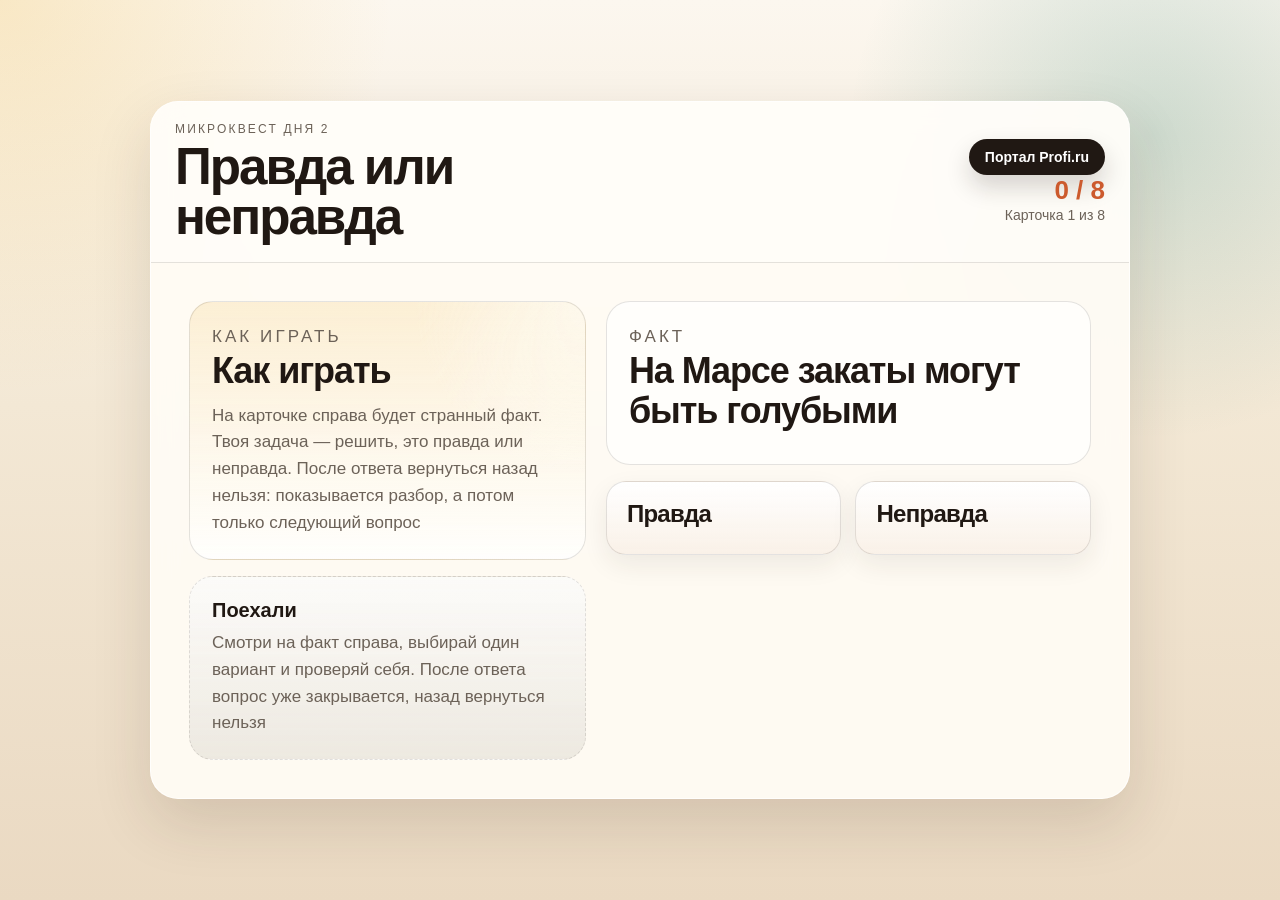
<file: index.html>
<!DOCTYPE html>
<html lang="ru">
<head>
  <meta charset="UTF-8">
  <meta name="viewport" content="width=device-width, initial-scale=1.0">
  <title>Микроквест 2: Правда или неправда?</title>
  <style>
    :root {
      --bg: #f7efe2;
      --panel: rgba(255, 252, 246, 0.92);
      --text: #201813;
      --muted: #6c6258;
      --line: rgba(32, 24, 19, 0.12);
      --accent: #cc5a2d;
      --accent-2: #1d786a;
      --accent-3: #f0c15a;
      --danger: #8b3324;
      --shadow: 0 24px 60px rgba(54, 35, 20, 0.14);
      --radius: 28px;
    }

    * {
      box-sizing: border-box;
    }

    body {
      margin: 0;
      min-height: 100vh;
      font-family: "Trebuchet MS", "Segoe UI", Arial, sans-serif;
      color: var(--text);
      background:
        radial-gradient(circle at top left, rgba(240, 193, 90, 0.28), transparent 25%),
        radial-gradient(circle at 90% 15%, rgba(29, 120, 106, 0.2), transparent 22%),
        linear-gradient(180deg, #fcf7ef 0%, #f3e8d5 45%, #ead9c2 100%);
      display: grid;
      place-items: center;
      padding: 28px;
    }

    .app {
      position: relative;
      width: min(980px, 100%);
      background: var(--panel);
      border: 1px solid rgba(255, 255, 255, 0.76);
      border-radius: var(--radius);
      box-shadow: var(--shadow);
      overflow: hidden;
      backdrop-filter: blur(14px);
    }

    .topbar {
      display: flex;
      justify-content: space-between;
      align-items: center;
      gap: 16px;
      padding: 20px 24px;
      border-bottom: 1px solid var(--line);
      background: rgba(255, 255, 255, 0.36);
    }

    .academy-link {
      display: inline-flex;
      align-items: center;
      justify-content: center;
      padding: 10px 16px;
      border-radius: 999px;
      background: #201813;
      color: #fff;
      font-size: 14px;
      font-weight: 700;
      text-decoration: none;
      box-shadow: 0 12px 24px rgba(32, 24, 19, 0.18);
    }

    .academy-link:hover {
      background: #382b23;
    }

    .eyebrow {
      margin: 0 0 6px;
      font-size: 12px;
      letter-spacing: 0.18em;
      text-transform: uppercase;
      color: var(--muted);
    }

    h1 {
      margin: 0;
      font-size: clamp(30px, 4vw, 52px);
      line-height: 0.98;
      max-width: 10ch;
      font-family: "Arial Black", "Trebuchet MS", Arial, sans-serif;
      letter-spacing: -0.04em;
    }

    .progress {
      min-width: 210px;
      text-align: right;
    }

    .progress strong {
      display: block;
      font-size: 26px;
      color: var(--accent);
    }

    .progress span {
      color: var(--muted);
      font-size: 14px;
    }

    .content {
      padding: clamp(20px, 4vw, 38px);
      display: grid;
      gap: 24px;
    }

    .game-layout {
      display: grid;
      grid-template-columns: 0.9fr 1.1fr;
      gap: 20px;
      align-items: start;
    }

    .card,
    .feedback {
      border-radius: 24px;
      border: 1px solid var(--line);
      background: rgba(255, 255, 255, 0.7);
      padding: 22px;
    }

    .intro {
      background:
        radial-gradient(circle at top right, rgba(255,255,255,0.55), transparent 36%),
        linear-gradient(180deg, rgba(240, 193, 90, 0.2), rgba(255, 255, 255, 0.78));
    }

    .card p,
    .feedback p {
      margin: 0;
      line-height: 1.58;
      color: var(--muted);
      font-size: 17px;
    }

    .intro h2,
    .fact-card h2,
    .results-card h2 {
      margin: 0 0 12px;
      font-size: clamp(24px, 3vw, 36px);
      line-height: 1.1;
      font-family: "Arial Black", "Trebuchet MS", Arial, sans-serif;
      letter-spacing: -0.03em;
    }

    .side-column,
    .fact-column {
      display: grid;
      gap: 16px;
    }

    .feedback {
      min-height: 160px;
      background:
        linear-gradient(180deg, rgba(255,255,255,0.75), rgba(32, 24, 19, 0.04)),
        rgba(32, 24, 19, 0.04);
      border-style: dashed;
      align-content: start;
    }

    .feedback strong {
      display: block;
      margin-bottom: 8px;
      font-size: 20px;
    }

    .proof {
      display: flex;
      flex-wrap: wrap;
      gap: 12px;
      align-items: center;
      margin-top: 14px;
    }

    button,
    a.button-link {
      appearance: none;
      border: none;
      text-decoration: none;
      border-radius: 20px;
      text-align: left;
      font: inherit;
      color: var(--text);
      cursor: pointer;
      transition: transform 180ms ease, box-shadow 180ms ease, background 180ms ease;
    }

    button:hover,
    a.button-link:hover {
      transform: translateY(-2px);
    }

    .choices {
      display: grid;
      grid-template-columns: 1fr 1fr;
      gap: 14px;
    }

    .choice {
      padding: 18px 20px;
      border: 1px solid var(--line);
      background:
        linear-gradient(180deg, rgba(255,255,255,0.95), rgba(249, 240, 231, 0.92));
      box-shadow: 0 10px 26px rgba(54, 35, 20, 0.08);
    }

    .choice strong {
      display: block;
      margin-bottom: 8px;
      font-size: 24px;
      font-family: "Arial Black", "Trebuchet MS", Arial, sans-serif;
      letter-spacing: -0.03em;
    }

    .choice.correct {
      background: rgba(29, 120, 106, 0.14);
      border-color: rgba(29, 120, 106, 0.42);
    }

    .choice.wrong {
      background: rgba(139, 51, 36, 0.1);
      border-color: rgba(139, 51, 36, 0.34);
    }

    .button-link,
    .next-btn {
      display: inline-flex;
      align-items: center;
      justify-content: center;
      padding: 12px 18px;
      border-radius: 999px;
    }

    .button-link {
      background: var(--accent-2);
      color: #f7fffd;
      box-shadow: 0 12px 24px rgba(29, 120, 106, 0.22);
    }

    .next-wrap {
      min-height: 52px;
    }

    .next-btn {
      background: var(--accent);
      color: #fff7f1;
      box-shadow: 0 14px 30px rgba(204, 90, 45, 0.28);
      padding: 14px 20px;
    }

    .hidden {
      display: none;
    }

    .sad-face {
      display: inline-flex;
      align-items: center;
      justify-content: center;
      width: 52px;
      height: 52px;
      border-radius: 50%;
      background: rgba(139, 51, 36, 0.1);
      font-size: 28px;
    }

    .results {
      display: none;
      gap: 20px;
    }

    .results.visible {
      display: grid;
    }

    .results-grid {
      display: grid;
      grid-template-columns: 1.1fr 0.9fr;
      gap: 18px;
      align-items: stretch;
    }

    .stats {
      display: grid;
      grid-template-columns: repeat(2, 1fr);
      gap: 14px;
    }

    .stat {
      border-radius: 22px;
      border: 1px solid var(--line);
      background: rgba(255, 255, 255, 0.72);
      padding: 20px;
    }

    .stat strong {
      display: block;
      font-size: 34px;
      margin-bottom: 6px;
      color: var(--accent);
    }

    .stat span {
      color: var(--muted);
    }

    .persona {
      display: grid;
      justify-items: center;
      align-content: center;
      text-align: center;
      gap: 12px;
      border-radius: 24px;
      border: 1px solid var(--line);
      background:
        radial-gradient(circle at top, rgba(255,255,255,0.65), transparent 40%),
        linear-gradient(180deg, rgba(29, 120, 106, 0.08), rgba(255, 255, 255, 0.72));
      padding: 24px;
    }

    .persona-art {
      width: 180px;
      height: 180px;
      border-radius: 50%;
      display: grid;
      place-items: center;
      font-size: 86px;
      background:
        radial-gradient(circle at 35% 30%, rgba(255,255,255,0.9), rgba(255,255,255,0.2)),
        linear-gradient(180deg, rgba(240, 193, 90, 0.44), rgba(29, 120, 106, 0.18));
      border: 1px solid rgba(32, 24, 19, 0.08);
      box-shadow: inset 0 10px 24px rgba(255, 255, 255, 0.4);
    }

    .persona h3 {
      margin: 0;
      font-size: 26px;
    }

    .persona p {
      margin: 0;
      color: var(--muted);
      line-height: 1.5;
      font-size: 16px;
    }

    .play-again {
      padding: 14px 20px;
      border-radius: 999px;
      background: var(--accent);
      color: #fff7f1;
      box-shadow: 0 14px 30px rgba(204, 90, 45, 0.28);
      justify-self: start;
    }

    .shake {
      animation: shake 440ms ease;
    }

    .burst {
      position: fixed;
      inset: 0;
      pointer-events: none;
      overflow: hidden;
      z-index: 20;
    }

    .confetti {
      position: absolute;
      width: 12px;
      height: 18px;
      opacity: 0.9;
      animation: fall 1200ms ease-out forwards;
    }

    @keyframes fall {
      from {
        transform: translateY(-8vh) rotate(0deg);
      }
      to {
        transform: translateY(110vh) rotate(720deg);
        opacity: 0;
      }
    }

    @keyframes shake {
      0%, 100% { transform: translateX(0); }
      15% { transform: translateX(-8px) rotate(-0.4deg); }
      30% { transform: translateX(6px) rotate(0.4deg); }
      45% { transform: translateX(-6px) rotate(-0.3deg); }
      60% { transform: translateX(4px) rotate(0.3deg); }
      75% { transform: translateX(-3px); }
    }

    @media (max-width: 860px) {
      .game-layout,
      .results-grid,
      .choices,
      .stats {
        grid-template-columns: 1fr;
      }

      .topbar {
        flex-direction: column;
        align-items: flex-start;
      }

      .progress {
        text-align: left;
        min-width: 0;
      }
    }
  </style>
</head>
<body>
  <div class="app" id="app">
    <div class="topbar">
      <div>
        <p class="eyebrow">Микроквест дня 2</p>
        <h1>Правда или неправда</h1>
      </div>
      <div class="progress">
        <a class="academy-link" href="./profi-learning-portal/">Портал Profi.ru</a>
        <strong id="score">0 / 8</strong>
        <span id="step">Карточка 1 из 8</span>
      </div>
    </div>

    <div class="content" id="game-screen">
      <div class="game-layout">
        <div class="side-column">
          <section class="card intro">
            <p class="eyebrow">Как играть</p>
            <h2>Как играть</h2>
            <p>На карточке справа будет странный факт. Твоя задача — решить, это правда или неправда. После ответа вернуться назад нельзя: показывается разбор, а потом только следующий вопрос</p>
          </section>

          <section class="feedback" id="feedback">
            <div>
              <strong>Поехали</strong>
              <p>Смотри на факт справа, выбирай один вариант и проверяй себя. Если карточка окажется настоящей или это известный миф, я дам ссылку на подтверждение</p>
            </div>
          </section>
        </div>

        <div class="fact-column">
          <section class="card fact-card">
            <p class="eyebrow">Факт</p>
            <h2 id="claim"></h2>
          </section>

          <section class="choices">
            <button class="choice" data-answer="true">
              <strong>Правда</strong>
            </button>
            <button class="choice" data-answer="false">
              <strong>Неправда</strong>
            </button>
          </section>

          <div class="next-wrap">
            <button class="next-btn hidden" id="next-btn">Дальше</button>
          </div>
        </div>
      </div>
    </div>

    <div class="content results" id="results-screen">
      <section class="card results-card">
        <p class="eyebrow">Финал</p>
        <h2 id="final-title"></h2>
        <p id="final-text"></p>
      </section>

      <section class="results-grid">
        <div class="stats">
          <div class="stat">
            <strong id="final-score">0</strong>
            <span>правильных ответов</span>
          </div>
          <div class="stat">
            <strong id="final-percent">0%</strong>
            <span>точность</span>
          </div>
          <div class="stat">
            <strong id="final-rank">...</strong>
            <span>твой титул</span>
          </div>
          <div class="stat">
            <strong>8</strong>
            <span>карточек пройдено</span>
          </div>
        </div>

        <div class="persona">
          <div class="persona-art" id="persona-art">🕵️</div>
          <h3 id="persona-name"></h3>
          <p id="persona-text"></p>
        </div>
      </section>

      <button class="play-again" id="play-again-btn">Сыграть ещё раз</button>
    </div>
  </div>

  <div class="burst" id="burst"></div>

  <script>
    const cards = [
      {
        claim: "На Марсе закаты могут быть голубыми",
        description: "",
        isTrue: true,
        revealTitle: "Да, это правда",
        revealText: "У Марса действительно бывают голубые закаты. NASA не раз публиковало такие наблюдения и объяснение этого эффекта",
        proofLabel: "Пруф от NASA",
        proofUrl: "https://science.nasa.gov/photojournal/mastcam-zs-first-martian-sunset/"
      },
      {
        claim: "Золотые рыбки помнят только последние три секунды",
        description: "",
        isTrue: false,
        revealTitle: "Нет, это неправда",
        revealText: "История про память на три секунды — популярный миф. У золотых рыбок память заметно сложнее и длиннее",
        proofLabel: "Пруф, что это миф",
        proofUrl: "https://animals.howstuffworks.com/pets/how-much-can-a-goldfish-remember.htm"
      },
      {
        claim: "У осьминогов три сердца",
        description: "",
        isTrue: true,
        revealTitle: "Да, это правда",
        revealText: "У осьминогов действительно три сердца. Два качают кровь через жабры, одно — по остальному телу",
        proofLabel: "Пруф от Smithsonian",
        proofUrl: "https://www.smithsonianmag.com/science-nature/ten-wild-facts-about-octopuses-they-have-three-hearts-big-brains-and-blue-blood-7625828/"
      },
      {
        claim: "Великую Китайскую стену видно с Луны невооружённым глазом",
        description: "",
        isTrue: false,
        revealTitle: "Нет, это неправда",
        revealText: "Это один из самых известных мифов о космосе. В таком виде стену с Луны не видно",
        proofLabel: "Пруф от NASA",
        proofUrl: "https://www.nasa.gov/image-article/great-wall/"
      },
      {
        claim: "Вомбаты делают помёт в форме кубиков",
        description: "",
        isTrue: true,
        revealTitle: "Да, это правда",
        revealText: "У вомбатов действительно бывает кубический помёт. Это реальный биологический феномен",
        proofLabel: "Пруф от National Geographic",
        proofUrl: "https://www.nationalgeographic.com/animals/article/wombat-poop-cube-why-is-it-square-shaped"
      },
      {
        claim: "Быки злятся именно на красный цвет",
        description: "",
        isTrue: false,
        revealTitle: "Нет, это неправда",
        revealText: "Быки реагируют скорее на движение ткани, а не на сам красный цвет как таковой",
        proofLabel: "Пруф от Live Science",
        proofUrl: "https://www.livescience.com/33700-bulls-charge-red.html"
      },
      {
        claim: "Самая длинная в истории серия икоты длилась 68 лет",
        description: "",
        isTrue: true,
        revealTitle: "Да, это правда",
        revealText: "Такой рекорд действительно зафиксирован. История звучит почти невозможно, но это реальный мировой рекорд",
        proofLabel: "Пруф от Guinness World Records",
        proofUrl: "https://www.guinnessworldrecords.com/world-records/67619-longest-attack-of-hiccups"
      },
      {
        claim: "Люди используют только 10% своего мозга",
        description: "",
        isTrue: false,
        revealTitle: "Нет, это неправда",
        revealText: "Это миф. Мозг работает гораздо сложнее, и идея про фиксированные 10% не соответствует реальности",
        proofLabel: "Пруф от Britannica",
        proofUrl: "https://www.britannica.com/story/do-we-really-use-only-10-percent-of-our-brain"
      }
    ];

    const personas = [
      {
        minScore: 7,
        rank: "Факт-чекер уровня легенды",
        title: "Ты лучший угадыватель фактов",
        text: "Редкие мифы проходят мимо тебя незамеченными. Очень уверенное чувство на правду и на красиво упакованную ерунду",
        personaName: "Главный проверяющий",
        personaText: "Собранный, внимательный и опасный для фейков человек",
        art: "🕵️"
      },
      {
        minScore: 5,
        rank: "Знаток фактов",
        title: "Ты знаток фактов",
        text: "Очень достойный результат. Ты уже хорошо чувствуешь, где странный реальный факт, а где интернет решил тебя разыграть",
        personaName: "Любопытный эрудит",
        personaText: "Такой человек слышит абсурд и первым делом хочет проверить источник",
        art: "🎓"
      },
      {
        minScore: 3,
        rank: "Почти эрудит",
        title: "Ты почти эрудит",
        text: "У тебя уже есть хороший радар на необычные факты. Пара карточек ещё смогла запутать, но это как раз часть игры",
        personaName: "Исследователь странностей",
        personaText: "Человек, который ещё чуть-чуть — и станет грозой всех сомнительных фактов",
        art: "🧭"
      },
      {
        minScore: 0,
        rank: "Смелый исследователь",
        title: "Ты смелый исследователь фактов",
        text: "Самое важное тут не идеальный счёт, а азарт проверять странные вещи. Теперь у тебя есть полный набор разборов и пруфов",
        personaName: "Охотник за удивительным",
        personaText: "Человек, который не боится ошибаться и поэтому узнаёт больше всех",
        art: "✨"
      }
    ];

    const claimEl = document.getElementById("claim");
    const scoreEl = document.getElementById("score");
    const stepEl = document.getElementById("step");
    const feedbackEl = document.getElementById("feedback");
    const nextBtn = document.getElementById("next-btn");
    const playAgainBtn = document.getElementById("play-again-btn");
    const gameScreen = document.getElementById("game-screen");
    const resultsScreen = document.getElementById("results-screen");
    const finalScoreEl = document.getElementById("final-score");
    const finalPercentEl = document.getElementById("final-percent");
    const finalRankEl = document.getElementById("final-rank");
    const finalTitleEl = document.getElementById("final-title");
    const finalTextEl = document.getElementById("final-text");
    const personaArtEl = document.getElementById("persona-art");
    const personaNameEl = document.getElementById("persona-name");
    const personaTextEl = document.getElementById("persona-text");
    const appEl = document.getElementById("app");
    const burstEl = document.getElementById("burst");
    const choiceButtons = Array.from(document.querySelectorAll(".choice"));

    let state = {
      index: 0,
      score: 0,
      locked: false
    };

    function renderCard() {
      const item = cards[state.index];
      claimEl.textContent = item.claim;
      scoreEl.textContent = `${state.score} / ${cards.length}`;
      stepEl.textContent = `Карточка ${state.index + 1} из ${cards.length}`;
      feedbackEl.innerHTML = `
        <div>
          <strong>Поехали</strong>
          <p>Смотри на факт справа, выбирай один вариант и проверяй себя. После ответа вопрос уже закрывается, назад вернуться нельзя</p>
        </div>
      `;
      nextBtn.classList.add("hidden");
      state.locked = false;

      choiceButtons.forEach((button) => {
        button.disabled = false;
        button.classList.remove("correct", "wrong");
      });
    }

    function burstConfetti() {
      const colors = ["#cc5a2d", "#1d786a", "#f0c15a", "#db7c34", "#3f6f35"];
      burstEl.innerHTML = "";
      for (let i = 0; i < 28; i += 1) {
        const piece = document.createElement("span");
        piece.className = "confetti";
        piece.style.left = `${Math.random() * 100}%`;
        piece.style.background = colors[Math.floor(Math.random() * colors.length)];
        piece.style.animationDelay = `${Math.random() * 160}ms`;
        burstEl.appendChild(piece);
      }
      window.setTimeout(() => {
        burstEl.innerHTML = "";
      }, 1500);
    }

    function shakeApp() {
      appEl.classList.remove("shake");
      void appEl.offsetWidth;
      appEl.classList.add("shake");
    }

    function renderReveal(item, isCorrect) {
      const mood = isCorrect
        ? `<strong>${item.revealTitle}</strong><p>${item.revealText}</p>`
        : `<div class="sad-face">☹️</div><strong>${item.revealTitle}</strong><p>${item.revealText}</p>`;

      return `
        <div>
          ${mood}
          <div class="proof">
            <a class="button-link" href="${item.proofUrl}" target="_blank" rel="noreferrer">${item.proofLabel}</a>
          </div>
        </div>
      `;
    }

    function handleAnswer(selectedValue) {
      if (state.locked) {
        return;
      }

      const item = cards[state.index];
      const normalized = selectedValue === "true";
      const isCorrect = normalized === item.isTrue;
      state.locked = true;

      choiceButtons.forEach((button) => {
        button.disabled = true;
        const buttonValue = button.dataset.answer === "true";
        if (buttonValue === item.isTrue) {
          button.classList.add("correct");
        } else if (buttonValue === normalized) {
          button.classList.add("wrong");
        }
      });

      if (isCorrect) {
        state.score += 1;
        scoreEl.textContent = `${state.score} / ${cards.length}`;
        burstConfetti();
      } else {
        shakeApp();
      }

      feedbackEl.innerHTML = renderReveal(item, isCorrect);
      nextBtn.textContent = state.index === cards.length - 1 ? "Показать результат" : "Следующий факт";
      nextBtn.classList.remove("hidden");
    }

    function pickPersona(score) {
      return personas.find((item) => score >= item.minScore) || personas[personas.length - 1];
    }

    function showResults() {
      const percent = Math.round((state.score / cards.length) * 100);
      const persona = pickPersona(state.score);

      gameScreen.classList.add("hidden");
      resultsScreen.classList.add("visible");
      finalScoreEl.textContent = String(state.score);
      finalPercentEl.textContent = `${percent}%`;
      finalRankEl.textContent = persona.rank;
      finalTitleEl.textContent = persona.title;
      finalTextEl.textContent = persona.text;
      personaArtEl.textContent = persona.art;
      personaNameEl.textContent = persona.personaName;
      personaTextEl.textContent = persona.personaText;
    }

    function nextStep() {
      if (state.index === cards.length - 1) {
        showResults();
        return;
      }

      state.index += 1;
      renderCard();
    }

    function restartGame() {
      state = {
        index: 0,
        score: 0,
        locked: false
      };
      resultsScreen.classList.remove("visible");
      gameScreen.classList.remove("hidden");
      renderCard();
    }

    choiceButtons.forEach((button) => {
      button.addEventListener("click", () => handleAnswer(button.dataset.answer));
    });

    nextBtn.addEventListener("click", nextStep);
    playAgainBtn.addEventListener("click", restartGame);

    renderCard();
  </script>
</body>
</html>
</file>
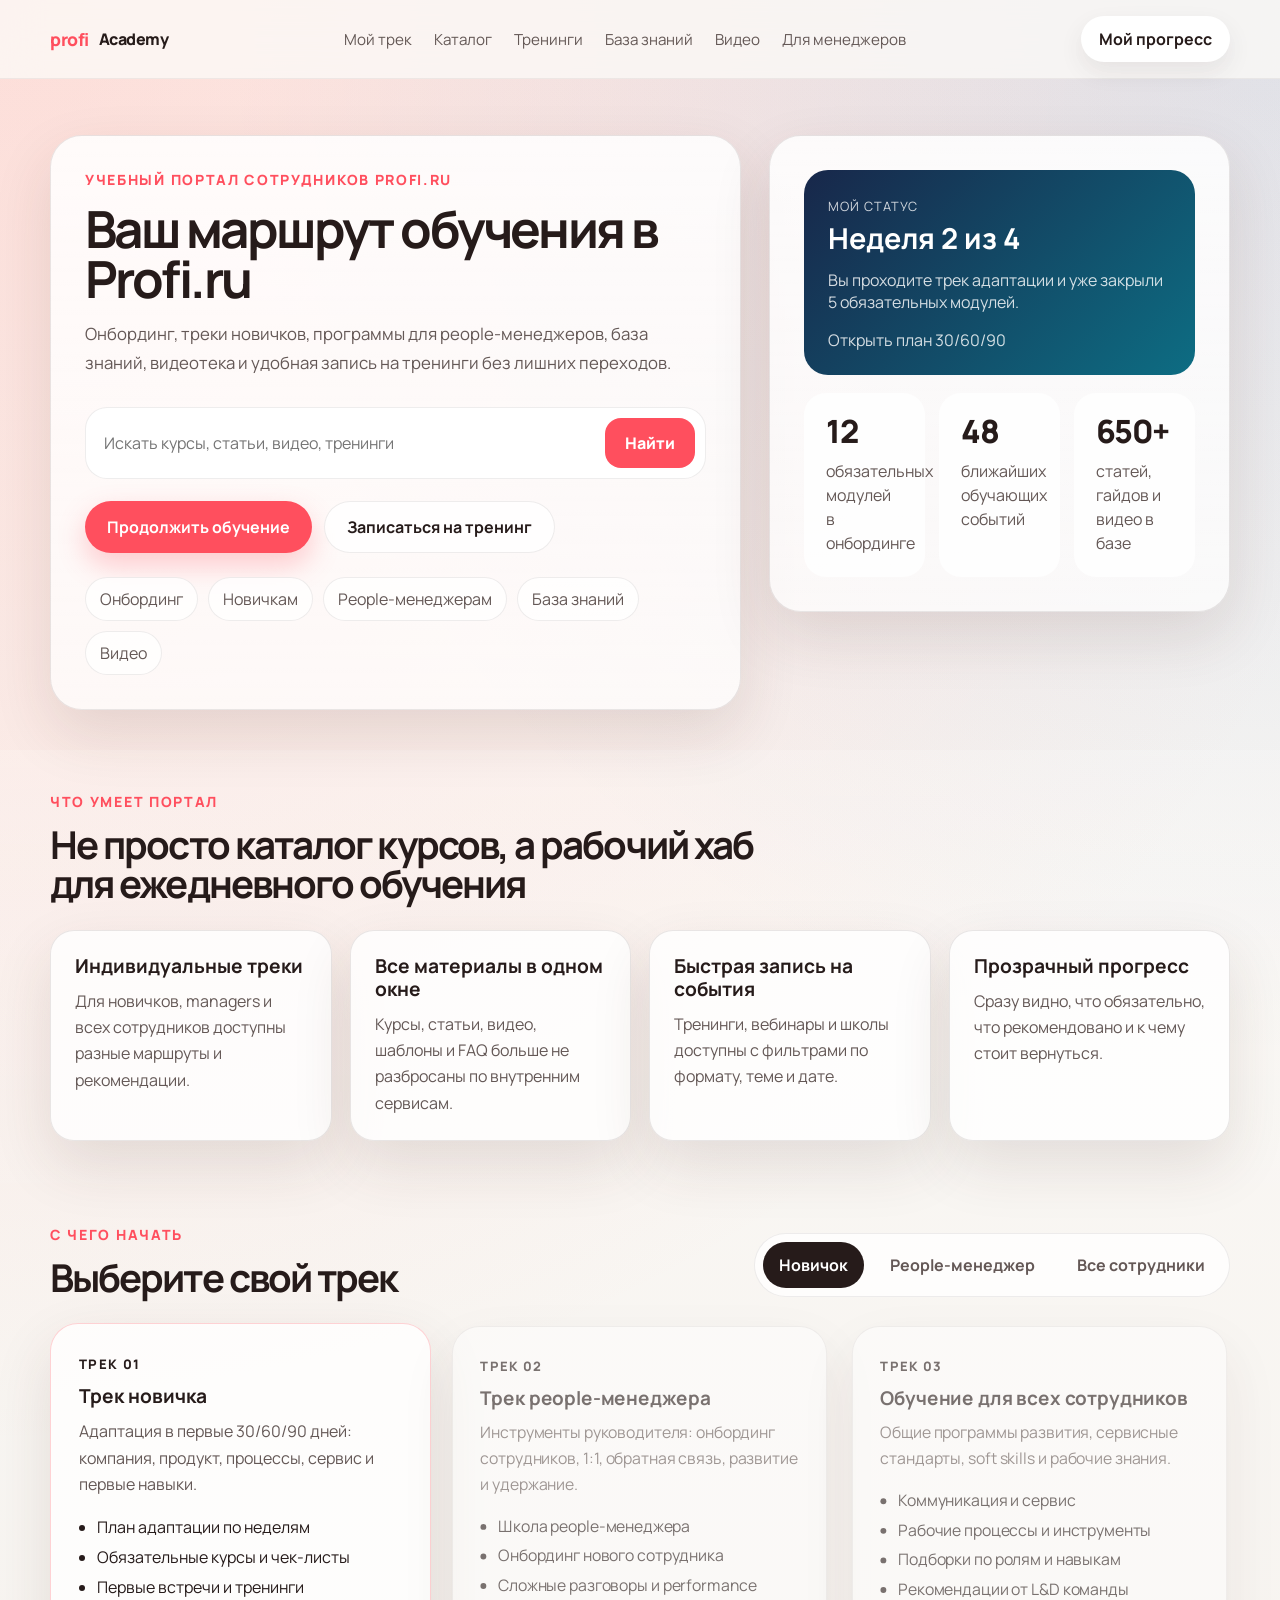
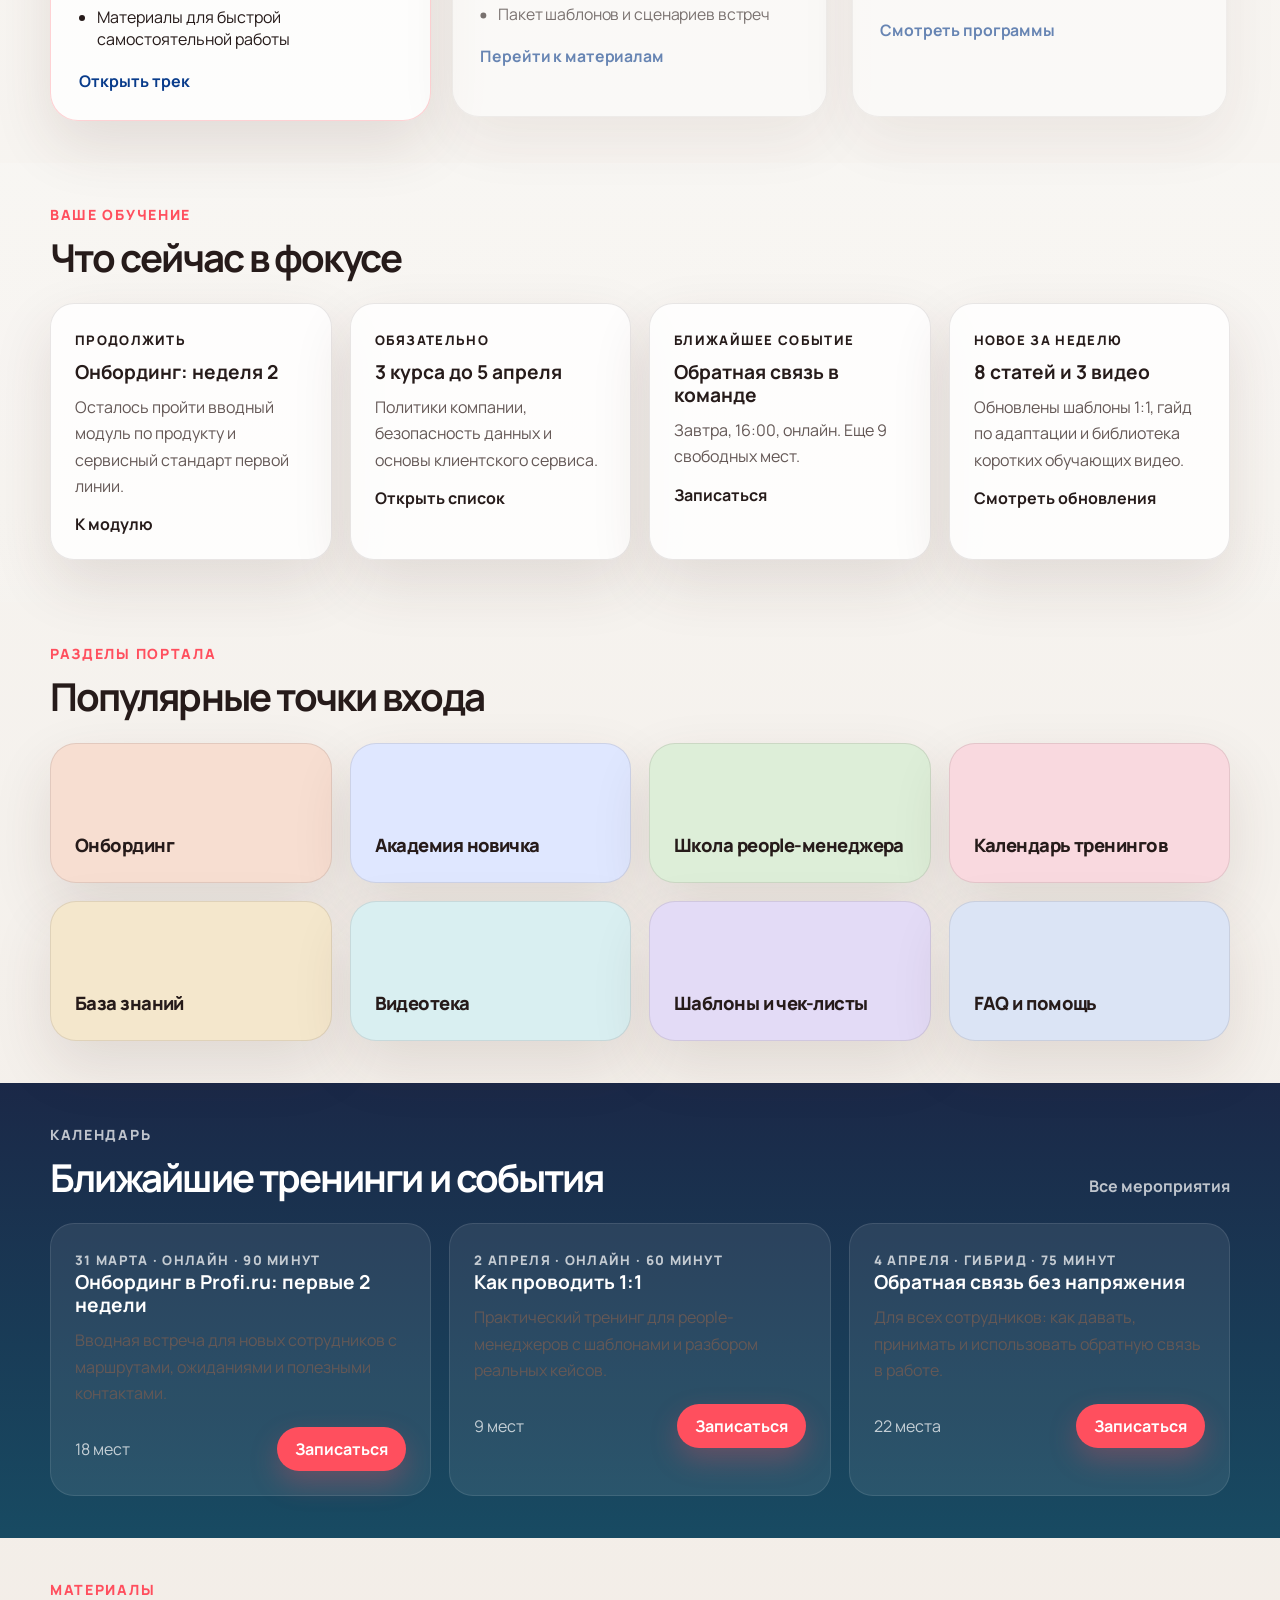
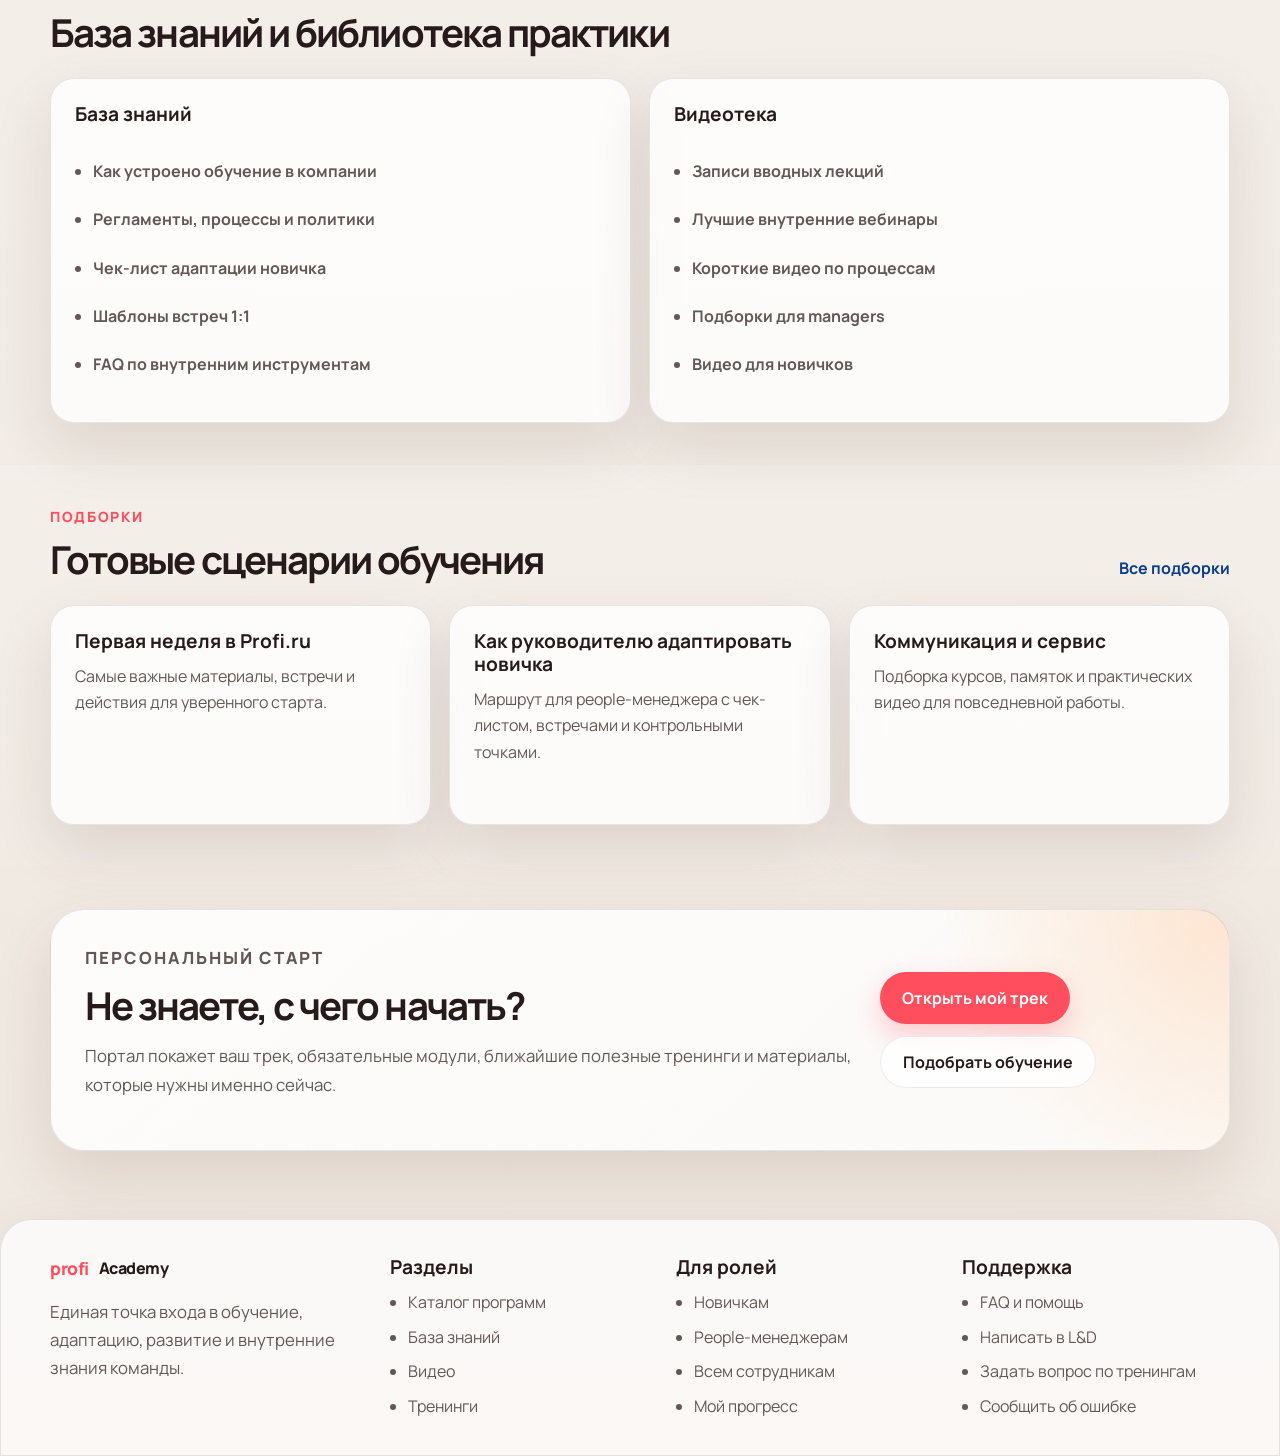
<file: profi-learning-portal/index.html>
<!DOCTYPE html>
<html lang="ru">
<head>
  <meta charset="UTF-8">
  <meta name="viewport" content="width=device-width, initial-scale=1.0">
  <title>Profi.ru Academy</title>
  <link rel="preconnect" href="https://fonts.googleapis.com">
  <link rel="preconnect" href="https://fonts.gstatic.com" crossorigin>
  <link href="https://fonts.googleapis.com/css2?family=Manrope:wght@400;500;600;700;800&display=swap" rel="stylesheet">
  <link rel="stylesheet" href="styles.css">
</head>
<body>
  <div class="page-shell">
    <header class="site-header">
      <div class="container header-inner">
        <a class="brand" href="#top" aria-label="Profi.ru Academy">
          <span class="brand-mark">profi</span>
          <span class="brand-name">Academy</span>
        </a>

        <nav class="main-nav" aria-label="Главная навигация">
          <a href="#tracks">Мой трек</a>
          <a href="#catalog">Каталог</a>
          <a href="#events">Тренинги</a>
          <a href="#knowledge">База знаний</a>
          <a href="#video">Видео</a>
          <a href="#managers">Для менеджеров</a>
        </nav>

        <a class="header-action" href="#profile">Мой прогресс</a>
      </div>
    </header>

    <main id="top">
      <section class="hero">
        <div class="container hero-grid">
          <div class="hero-copy">
            <p class="eyebrow">Учебный портал сотрудников Profi.ru</p>
            <h1>Ваш маршрут обучения в Profi.ru</h1>
            <p class="hero-text">
              Онбординг, треки новичков, программы для people-менеджеров, база знаний,
              видеотека и удобная запись на тренинги без лишних переходов.
            </p>

            <form class="hero-search" action="#catalog">
              <label class="visually-hidden" for="portal-search">Поиск по порталу</label>
              <input id="portal-search" type="text" placeholder="Искать курсы, статьи, видео, тренинги">
              <button type="submit">Найти</button>
            </form>

            <div class="hero-actions">
              <a class="button button-primary" href="onboarding.html">Продолжить обучение</a>
              <a class="button button-secondary" href="events.html">Записаться на тренинг</a>
            </div>

            <ul class="chip-list" aria-label="Быстрые переходы">
              <li><a href="#onboarding">Онбординг</a></li>
              <li><a href="#tracks">Новичкам</a></li>
              <li><a href="#managers">People-менеджерам</a></li>
              <li><a href="#knowledge">База знаний</a></li>
              <li><a href="#video">Видео</a></li>
            </ul>
          </div>

          <aside class="hero-panel" id="profile">
            <div class="panel-card panel-card-highlight">
              <span class="panel-label">Мой статус</span>
              <strong>Неделя 2 из 4</strong>
              <p>Вы проходите трек адаптации и уже закрыли 5 обязательных модулей.</p>
              <a href="onboarding.html">Открыть план 30/60/90</a>
            </div>

            <div class="panel-metrics">
              <article class="metric-card">
                <span>12</span>
                <p>обязательных модулей в онбординге</p>
              </article>
              <article class="metric-card">
                <span>48</span>
                <p>ближайших обучающих событий</p>
              </article>
              <article class="metric-card">
                <span>650+</span>
                <p>статей, гайдов и видео в базе</p>
              </article>
            </div>
          </aside>
        </div>
      </section>

      <section class="section section-soft">
        <div class="container">
          <div class="section-heading">
            <p class="eyebrow">Что умеет портал</p>
            <h2>Не просто каталог курсов, а рабочий хаб для ежедневного обучения</h2>
          </div>

          <div class="feature-grid">
            <article class="feature-card">
              <h3>Индивидуальные треки</h3>
              <p>Для новичков, managers и всех сотрудников доступны разные маршруты и рекомендации.</p>
            </article>
            <article class="feature-card">
              <h3>Все материалы в одном окне</h3>
              <p>Курсы, статьи, видео, шаблоны и FAQ больше не разбросаны по внутренним сервисам.</p>
            </article>
            <article class="feature-card">
              <h3>Быстрая запись на события</h3>
              <p>Тренинги, вебинары и школы доступны с фильтрами по формату, теме и дате.</p>
            </article>
            <article class="feature-card">
              <h3>Прозрачный прогресс</h3>
              <p>Сразу видно, что обязательно, что рекомендовано и к чему стоит вернуться.</p>
            </article>
          </div>
        </div>
      </section>

      <section class="section" id="tracks">
        <div class="container">
          <div class="section-heading section-heading-inline">
            <div>
              <p class="eyebrow">С чего начать</p>
              <h2>Выберите свой трек</h2>
            </div>
            <div class="track-switch" role="tablist" aria-label="Фильтр контента по ролям">
              <button class="track-filter is-active" type="button" data-track="newcomer">Новичок</button>
              <button class="track-filter" type="button" data-track="manager">People-менеджер</button>
              <button class="track-filter" type="button" data-track="employee">Все сотрудники</button>
            </div>
          </div>

          <div class="track-grid">
            <article class="track-card is-active" data-track-card="newcomer" id="onboarding">
              <span class="track-badge">Трек 01</span>
              <h3>Трек новичка</h3>
              <p>Адаптация в первые 30/60/90 дней: компания, продукт, процессы, сервис и первые навыки.</p>
              <ul>
                <li>План адаптации по неделям</li>
                <li>Обязательные курсы и чек-листы</li>
                <li>Первые встречи и тренинги</li>
                <li>Материалы для быстрой самостоятельной работы</li>
              </ul>
              <a class="text-link" href="onboarding.html">Открыть трек</a>
            </article>

            <article class="track-card" data-track-card="manager" id="managers">
              <span class="track-badge">Трек 02</span>
              <h3>Трек people-менеджера</h3>
              <p>Инструменты руководителя: онбординг сотрудников, 1:1, обратная связь, развитие и удержание.</p>
              <ul>
                <li>Школа people-менеджера</li>
                <li>Онбординг нового сотрудника</li>
                <li>Сложные разговоры и performance</li>
                <li>Пакет шаблонов и сценариев встреч</li>
              </ul>
              <a class="text-link" href="knowledge.html">Перейти к материалам</a>
            </article>

            <article class="track-card" data-track-card="employee">
              <span class="track-badge">Трек 03</span>
              <h3>Обучение для всех сотрудников</h3>
              <p>Общие программы развития, сервисные стандарты, soft skills и рабочие знания.</p>
              <ul>
                <li>Коммуникация и сервис</li>
                <li>Рабочие процессы и инструменты</li>
                <li>Подборки по ролям и навыкам</li>
                <li>Рекомендации от L&amp;D команды</li>
              </ul>
              <a class="text-link" href="events.html">Смотреть программы</a>
            </article>
          </div>
        </div>
      </section>

      <section class="section section-soft">
        <div class="container">
          <div class="section-heading">
            <p class="eyebrow">Ваше обучение</p>
            <h2>Что сейчас в фокусе</h2>
          </div>

          <div class="focus-grid">
            <article class="focus-card">
              <span class="focus-kicker">Продолжить</span>
              <h3>Онбординг: неделя 2</h3>
              <p>Осталось пройти вводный модуль по продукту и сервисный стандарт первой линии.</p>
              <a href="onboarding.html">К модулю</a>
            </article>
            <article class="focus-card">
              <span class="focus-kicker">Обязательно</span>
              <h3>3 курса до 5 апреля</h3>
              <p>Политики компании, безопасность данных и основы клиентского сервиса.</p>
              <a href="knowledge.html">Открыть список</a>
            </article>
            <article class="focus-card">
              <span class="focus-kicker">Ближайшее событие</span>
              <h3>Обратная связь в команде</h3>
              <p>Завтра, 16:00, онлайн. Еще 9 свободных мест.</p>
              <a href="events.html">Записаться</a>
            </article>
            <article class="focus-card">
              <span class="focus-kicker">Новое за неделю</span>
              <h3>8 статей и 3 видео</h3>
              <p>Обновлены шаблоны 1:1, гайд по адаптации и библиотека коротких обучающих видео.</p>
              <a href="knowledge.html">Смотреть обновления</a>
            </article>
          </div>
        </div>
      </section>

      <section class="section" id="catalog">
        <div class="container">
          <div class="section-heading">
            <p class="eyebrow">Разделы портала</p>
            <h2>Популярные точки входа</h2>
          </div>

          <div class="portal-grid">
            <a class="portal-tile tone-peach" href="onboarding.html">Онбординг</a>
            <a class="portal-tile tone-sky" href="onboarding.html">Академия новичка</a>
            <a class="portal-tile tone-green" href="knowledge.html">Школа people-менеджера</a>
            <a class="portal-tile tone-rose" href="events.html">Календарь тренингов</a>
            <a class="portal-tile tone-sand" href="knowledge.html">База знаний</a>
            <a class="portal-tile tone-aqua" href="knowledge.html#video-library">Видеотека</a>
            <a class="portal-tile tone-lilac" href="knowledge.html#templates">Шаблоны и чек-листы</a>
            <a class="portal-tile tone-blue" href="knowledge.html#faq">FAQ и помощь</a>
          </div>
        </div>
      </section>

      <section class="section section-contrast" id="events">
        <div class="container">
          <div class="section-heading section-heading-inline">
            <div>
              <p class="eyebrow">Календарь</p>
              <h2>Ближайшие тренинги и события</h2>
            </div>
            <a class="section-link" href="events.html">Все мероприятия</a>
          </div>

          <div class="event-grid">
            <article class="event-card">
              <p class="event-date">31 марта · онлайн · 90 минут</p>
              <h3>Онбординг в Profi.ru: первые 2 недели</h3>
              <p>Вводная встреча для новых сотрудников с маршрутами, ожиданиями и полезными контактами.</p>
              <div class="event-footer">
                <span>18 мест</span>
                <a class="button button-small button-primary" href="events.html">Записаться</a>
              </div>
            </article>
            <article class="event-card">
              <p class="event-date">2 апреля · онлайн · 60 минут</p>
              <h3>Как проводить 1:1</h3>
              <p>Практический тренинг для people-менеджеров с шаблонами и разбором реальных кейсов.</p>
              <div class="event-footer">
                <span>9 мест</span>
                <a class="button button-small button-primary" href="events.html">Записаться</a>
              </div>
            </article>
            <article class="event-card">
              <p class="event-date">4 апреля · гибрид · 75 минут</p>
              <h3>Обратная связь без напряжения</h3>
              <p>Для всех сотрудников: как давать, принимать и использовать обратную связь в работе.</p>
              <div class="event-footer">
                <span>22 места</span>
                <a class="button button-small button-primary" href="events.html">Записаться</a>
              </div>
            </article>
          </div>
        </div>
      </section>

      <section class="section" id="knowledge">
        <div class="container knowledge-layout">
          <div class="section-heading">
            <p class="eyebrow">Материалы</p>
            <h2>База знаний и библиотека практики</h2>
          </div>

          <div class="knowledge-columns">
            <article class="knowledge-card">
              <h3>База знаний</h3>
              <ul>
                <li><a href="knowledge.html">Как устроено обучение в компании</a></li>
                <li><a href="knowledge.html">Регламенты, процессы и политики</a></li>
                <li><a href="knowledge.html">Чек-лист адаптации новичка</a></li>
                <li><a href="knowledge.html#templates">Шаблоны встреч 1:1</a></li>
                <li><a href="knowledge.html#faq">FAQ по внутренним инструментам</a></li>
              </ul>
            </article>

            <article class="knowledge-card" id="video">
              <h3>Видеотека</h3>
              <ul>
                <li><a href="knowledge.html#video-library">Записи вводных лекций</a></li>
                <li><a href="knowledge.html#video-library">Лучшие внутренние вебинары</a></li>
                <li><a href="knowledge.html#video-library">Короткие видео по процессам</a></li>
                <li><a href="knowledge.html#video-library">Подборки для managers</a></li>
                <li><a href="knowledge.html#video-library">Видео для новичков</a></li>
              </ul>
            </article>
          </div>
        </div>
      </section>

      <section class="section section-soft">
        <div class="container">
          <div class="section-heading section-heading-inline">
            <div>
              <p class="eyebrow">Подборки</p>
              <h2>Готовые сценарии обучения</h2>
            </div>
            <a class="section-link" href="knowledge.html">Все подборки</a>
          </div>

          <div class="collection-grid">
            <article class="collection-card">
              <h3>Первая неделя в Profi.ru</h3>
              <p>Самые важные материалы, встречи и действия для уверенного старта.</p>
            </article>
            <article class="collection-card">
              <h3>Как руководителю адаптировать новичка</h3>
              <p>Маршрут для people-менеджера с чек-листом, встречами и контрольными точками.</p>
            </article>
            <article class="collection-card">
              <h3>Коммуникация и сервис</h3>
              <p>Подборка курсов, памяток и практических видео для повседневной работы.</p>
            </article>
          </div>
        </div>
      </section>

      <section class="section cta-section" id="calendar-full">
        <div class="container cta-panel">
          <div>
            <p class="eyebrow">Персональный старт</p>
            <h2>Не знаете, с чего начать?</h2>
            <p>
              Портал покажет ваш трек, обязательные модули, ближайшие полезные тренинги и
              материалы, которые нужны именно сейчас.
            </p>
          </div>
          <div class="cta-actions">
            <a class="button button-primary" href="onboarding.html">Открыть мой трек</a>
            <a class="button button-secondary" href="events.html">Подобрать обучение</a>
          </div>
        </div>
      </section>
    </main>

    <footer class="site-footer" id="support">
      <div class="container footer-grid">
        <div>
          <a class="brand brand-footer" href="#top">
            <span class="brand-mark">profi</span>
            <span class="brand-name">Academy</span>
          </a>
          <p class="footer-copy">
            Единая точка входа в обучение, адаптацию, развитие и внутренние знания команды.
          </p>
        </div>

        <div>
          <h3>Разделы</h3>
          <ul>
            <li><a href="index.html#catalog">Каталог программ</a></li>
            <li><a href="knowledge.html">База знаний</a></li>
            <li><a href="knowledge.html#video-library">Видео</a></li>
            <li><a href="events.html">Тренинги</a></li>
          </ul>
        </div>

        <div>
          <h3>Для ролей</h3>
          <ul>
            <li><a href="onboarding.html">Новичкам</a></li>
            <li><a href="knowledge.html">People-менеджерам</a></li>
            <li><a href="index.html#tracks">Всем сотрудникам</a></li>
            <li><a href="index.html#profile">Мой прогресс</a></li>
          </ul>
        </div>

        <div>
          <h3>Поддержка</h3>
          <ul>
            <li><a href="knowledge.html#faq">FAQ и помощь</a></li>
            <li><a href="knowledge.html#contacts">Написать в L&amp;D</a></li>
            <li><a href="events.html">Задать вопрос по тренингам</a></li>
            <li><a href="knowledge.html#contacts">Сообщить об ошибке</a></li>
          </ul>
        </div>
      </div>
    </footer>
  </div>

  <script src="script.js"></script>
</body>
</html>
</file>
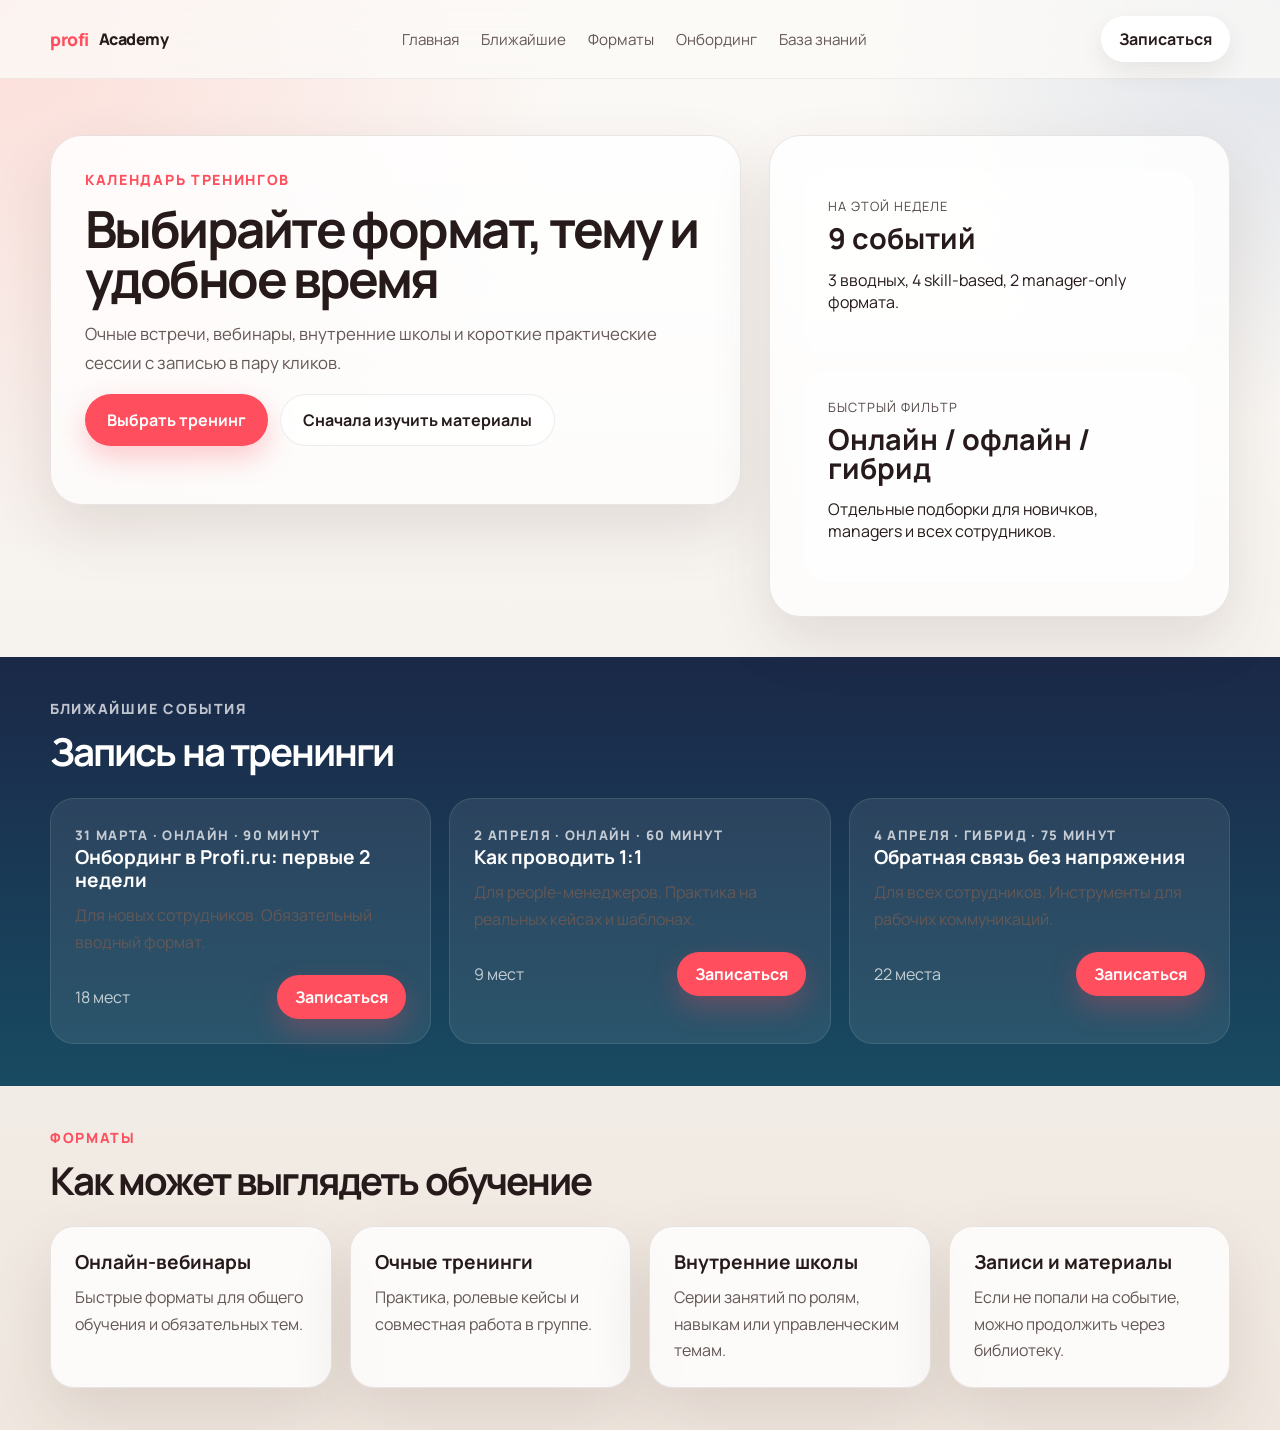
<file: profi-learning-portal/events.html>
<!DOCTYPE html>
<html lang="ru">
<head>
  <meta charset="UTF-8">
  <meta name="viewport" content="width=device-width, initial-scale=1.0">
  <title>Тренинги · Profi.ru Academy</title>
  <link rel="preconnect" href="https://fonts.googleapis.com">
  <link rel="preconnect" href="https://fonts.gstatic.com" crossorigin>
  <link href="https://fonts.googleapis.com/css2?family=Manrope:wght@400;500;600;700;800&display=swap" rel="stylesheet">
  <link rel="stylesheet" href="styles.css">
</head>
<body>
  <div class="page-shell">
    <header class="site-header">
      <div class="container header-inner">
        <a class="brand" href="index.html">
          <span class="brand-mark">profi</span>
          <span class="brand-name">Academy</span>
        </a>
        <nav class="main-nav" aria-label="Навигация">
          <a href="index.html">Главная</a>
          <a href="#upcoming">Ближайшие</a>
          <a href="#formats">Форматы</a>
          <a href="onboarding.html">Онбординг</a>
          <a href="knowledge.html">База знаний</a>
        </nav>
        <a class="header-action" href="#signup">Записаться</a>
      </div>
    </header>

    <main>
      <section class="hero">
        <div class="container hero-grid">
          <div class="hero-copy">
            <p class="eyebrow">Календарь тренингов</p>
            <h1>Выбирайте формат, тему и удобное время</h1>
            <p class="hero-text">
              Очные встречи, вебинары, внутренние школы и короткие практические сессии
              с записью в пару кликов.
            </p>
            <div class="hero-actions" id="signup">
              <a class="button button-primary" href="#upcoming">Выбрать тренинг</a>
              <a class="button button-secondary" href="knowledge.html">Сначала изучить материалы</a>
            </div>
          </div>
          <aside class="hero-panel">
            <div class="panel-card">
              <span class="panel-label">На этой неделе</span>
              <strong>9 событий</strong>
              <p>3 вводных, 4 skill-based, 2 manager-only формата.</p>
            </div>
            <div class="panel-card">
              <span class="panel-label">Быстрый фильтр</span>
              <strong>Онлайн / офлайн / гибрид</strong>
              <p>Отдельные подборки для новичков, managers и всех сотрудников.</p>
            </div>
          </aside>
        </div>
      </section>

      <section class="section section-contrast" id="upcoming">
        <div class="container">
          <div class="section-heading">
            <p class="eyebrow">Ближайшие события</p>
            <h2>Запись на тренинги</h2>
          </div>
          <div class="event-grid">
            <article class="event-card">
              <p class="event-date">31 марта · онлайн · 90 минут</p>
              <h3>Онбординг в Profi.ru: первые 2 недели</h3>
              <p>Для новых сотрудников. Обязательный вводный формат.</p>
              <div class="event-footer">
                <span>18 мест</span>
                <a class="button button-small button-primary" href="#signup">Записаться</a>
              </div>
            </article>
            <article class="event-card">
              <p class="event-date">2 апреля · онлайн · 60 минут</p>
              <h3>Как проводить 1:1</h3>
              <p>Для people-менеджеров. Практика на реальных кейсах и шаблонах.</p>
              <div class="event-footer">
                <span>9 мест</span>
                <a class="button button-small button-primary" href="#signup">Записаться</a>
              </div>
            </article>
            <article class="event-card">
              <p class="event-date">4 апреля · гибрид · 75 минут</p>
              <h3>Обратная связь без напряжения</h3>
              <p>Для всех сотрудников. Инструменты для рабочих коммуникаций.</p>
              <div class="event-footer">
                <span>22 места</span>
                <a class="button button-small button-primary" href="#signup">Записаться</a>
              </div>
            </article>
          </div>
        </div>
      </section>

      <section class="section" id="formats">
        <div class="container">
          <div class="section-heading">
            <p class="eyebrow">Форматы</p>
            <h2>Как может выглядеть обучение</h2>
          </div>
          <div class="feature-grid">
            <article class="feature-card">
              <h3>Онлайн-вебинары</h3>
              <p>Быстрые форматы для общего обучения и обязательных тем.</p>
            </article>
            <article class="feature-card">
              <h3>Очные тренинги</h3>
              <p>Практика, ролевые кейсы и совместная работа в группе.</p>
            </article>
            <article class="feature-card">
              <h3>Внутренние школы</h3>
              <p>Серии занятий по ролям, навыкам или управленческим темам.</p>
            </article>
            <article class="feature-card">
              <h3>Записи и материалы</h3>
              <p>Если не попали на событие, можно продолжить через библиотеку.</p>
            </article>
          </div>
        </div>
      </section>
    </main>
  </div>
</body>
</html>
</file>
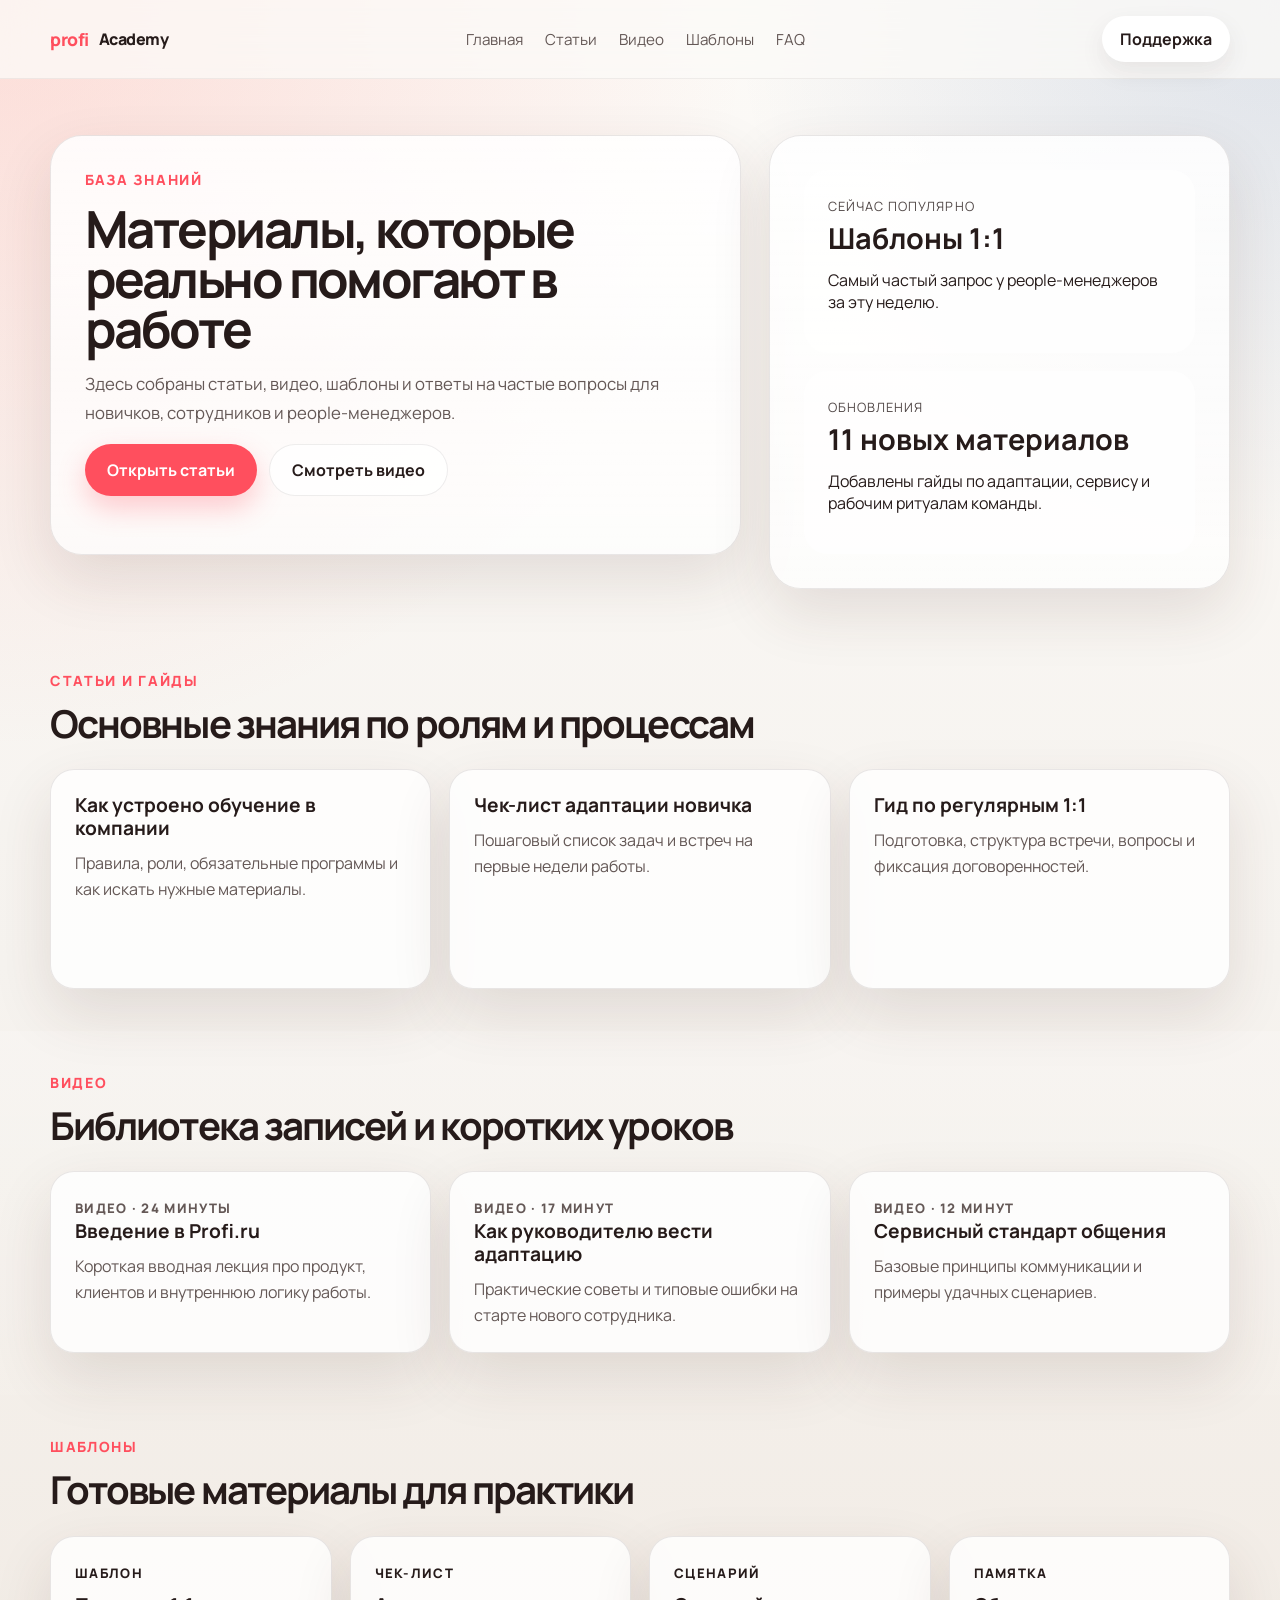
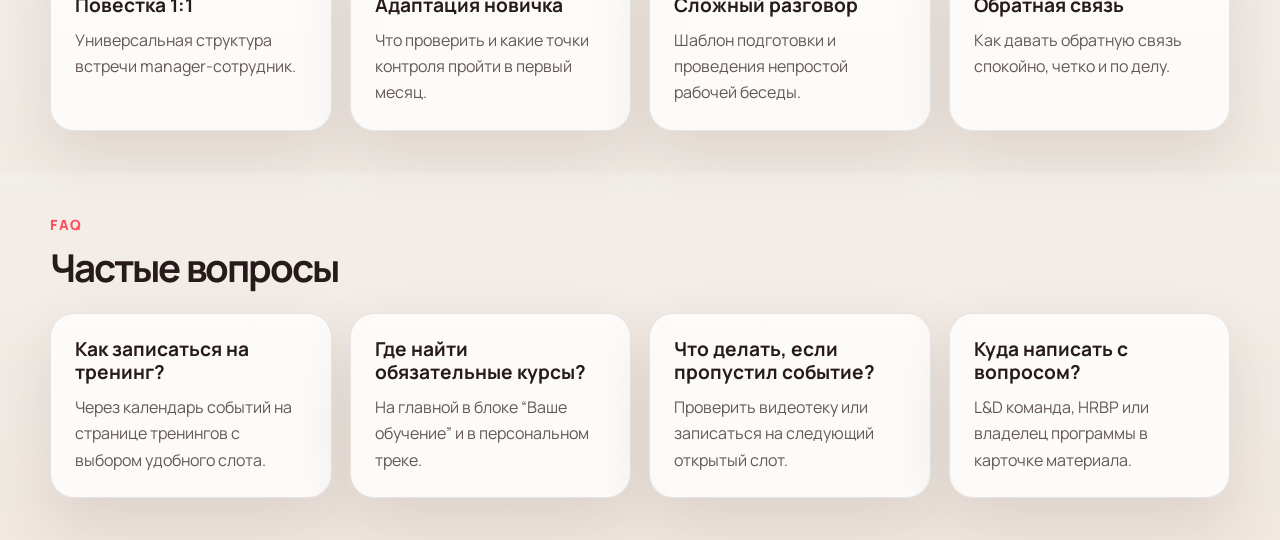
<file: profi-learning-portal/knowledge.html>
<!DOCTYPE html>
<html lang="ru">
<head>
  <meta charset="UTF-8">
  <meta name="viewport" content="width=device-width, initial-scale=1.0">
  <title>База знаний · Profi.ru Academy</title>
  <link rel="preconnect" href="https://fonts.googleapis.com">
  <link rel="preconnect" href="https://fonts.gstatic.com" crossorigin>
  <link href="https://fonts.googleapis.com/css2?family=Manrope:wght@400;500;600;700;800&display=swap" rel="stylesheet">
  <link rel="stylesheet" href="styles.css">
</head>
<body>
  <div class="page-shell">
    <header class="site-header">
      <div class="container header-inner">
        <a class="brand" href="index.html">
          <span class="brand-mark">profi</span>
          <span class="brand-name">Academy</span>
        </a>
        <nav class="main-nav" aria-label="Навигация">
          <a href="index.html">Главная</a>
          <a href="#articles">Статьи</a>
          <a href="#video-library">Видео</a>
          <a href="#templates">Шаблоны</a>
          <a href="#faq">FAQ</a>
        </nav>
        <a class="header-action" href="#contacts">Поддержка</a>
      </div>
    </header>

    <main>
      <section class="hero">
        <div class="container hero-grid">
          <div class="hero-copy">
            <p class="eyebrow">База знаний</p>
            <h1>Материалы, которые реально помогают в работе</h1>
            <p class="hero-text">
              Здесь собраны статьи, видео, шаблоны и ответы на частые вопросы для новичков,
              сотрудников и people-менеджеров.
            </p>
            <div class="hero-actions">
              <a class="button button-primary" href="#articles">Открыть статьи</a>
              <a class="button button-secondary" href="#video-library">Смотреть видео</a>
            </div>
          </div>
          <aside class="hero-panel">
            <div class="panel-card">
              <span class="panel-label">Сейчас популярно</span>
              <strong>Шаблоны 1:1</strong>
              <p>Самый частый запрос у people-менеджеров за эту неделю.</p>
            </div>
            <div class="panel-card">
              <span class="panel-label">Обновления</span>
              <strong>11 новых материалов</strong>
              <p>Добавлены гайды по адаптации, сервису и рабочим ритуалам команды.</p>
            </div>
          </aside>
        </div>
      </section>

      <section class="section" id="articles">
        <div class="container">
          <div class="section-heading">
            <p class="eyebrow">Статьи и гайды</p>
            <h2>Основные знания по ролям и процессам</h2>
          </div>
          <div class="collection-grid">
            <article class="collection-card">
              <h3>Как устроено обучение в компании</h3>
              <p>Правила, роли, обязательные программы и как искать нужные материалы.</p>
            </article>
            <article class="collection-card">
              <h3>Чек-лист адаптации новичка</h3>
              <p>Пошаговый список задач и встреч на первые недели работы.</p>
            </article>
            <article class="collection-card">
              <h3>Гид по регулярным 1:1</h3>
              <p>Подготовка, структура встречи, вопросы и фиксация договоренностей.</p>
            </article>
          </div>
        </div>
      </section>

      <section class="section section-soft" id="video-library">
        <div class="container">
          <div class="section-heading">
            <p class="eyebrow">Видео</p>
            <h2>Библиотека записей и коротких уроков</h2>
          </div>
          <div class="event-grid">
            <article class="event-card">
              <p class="event-date">Видео · 24 минуты</p>
              <h3>Введение в Profi.ru</h3>
              <p>Короткая вводная лекция про продукт, клиентов и внутреннюю логику работы.</p>
            </article>
            <article class="event-card">
              <p class="event-date">Видео · 17 минут</p>
              <h3>Как руководителю вести адаптацию</h3>
              <p>Практические советы и типовые ошибки на старте нового сотрудника.</p>
            </article>
            <article class="event-card">
              <p class="event-date">Видео · 12 минут</p>
              <h3>Сервисный стандарт общения</h3>
              <p>Базовые принципы коммуникации и примеры удачных сценариев.</p>
            </article>
          </div>
        </div>
      </section>

      <section class="section" id="templates">
        <div class="container">
          <div class="section-heading">
            <p class="eyebrow">Шаблоны</p>
            <h2>Готовые материалы для практики</h2>
          </div>
          <div class="focus-grid">
            <article class="focus-card">
              <span class="focus-kicker">Шаблон</span>
              <h3>Повестка 1:1</h3>
              <p>Универсальная структура встречи manager-сотрудник.</p>
            </article>
            <article class="focus-card">
              <span class="focus-kicker">Чек-лист</span>
              <h3>Адаптация новичка</h3>
              <p>Что проверить и какие точки контроля пройти в первый месяц.</p>
            </article>
            <article class="focus-card">
              <span class="focus-kicker">Сценарий</span>
              <h3>Сложный разговор</h3>
              <p>Шаблон подготовки и проведения непростой рабочей беседы.</p>
            </article>
            <article class="focus-card">
              <span class="focus-kicker">Памятка</span>
              <h3>Обратная связь</h3>
              <p>Как давать обратную связь спокойно, четко и по делу.</p>
            </article>
          </div>
        </div>
      </section>

      <section class="section section-soft" id="faq">
        <div class="container">
          <div class="section-heading">
            <p class="eyebrow">FAQ</p>
            <h2>Частые вопросы</h2>
          </div>
          <div class="feature-grid">
            <article class="feature-card">
              <h3>Как записаться на тренинг?</h3>
              <p>Через календарь событий на странице тренингов с выбором удобного слота.</p>
            </article>
            <article class="feature-card">
              <h3>Где найти обязательные курсы?</h3>
              <p>На главной в блоке “Ваше обучение” и в персональном треке.</p>
            </article>
            <article class="feature-card">
              <h3>Что делать, если пропустил событие?</h3>
              <p>Проверить видеотеку или записаться на следующий открытый слот.</p>
            </article>
            <article class="feature-card" id="contacts">
              <h3>Куда написать с вопросом?</h3>
              <p>L&amp;D команда, HRBP или владелец программы в карточке материала.</p>
            </article>
          </div>
        </div>
      </section>
    </main>
  </div>
</body>
</html>
</file>
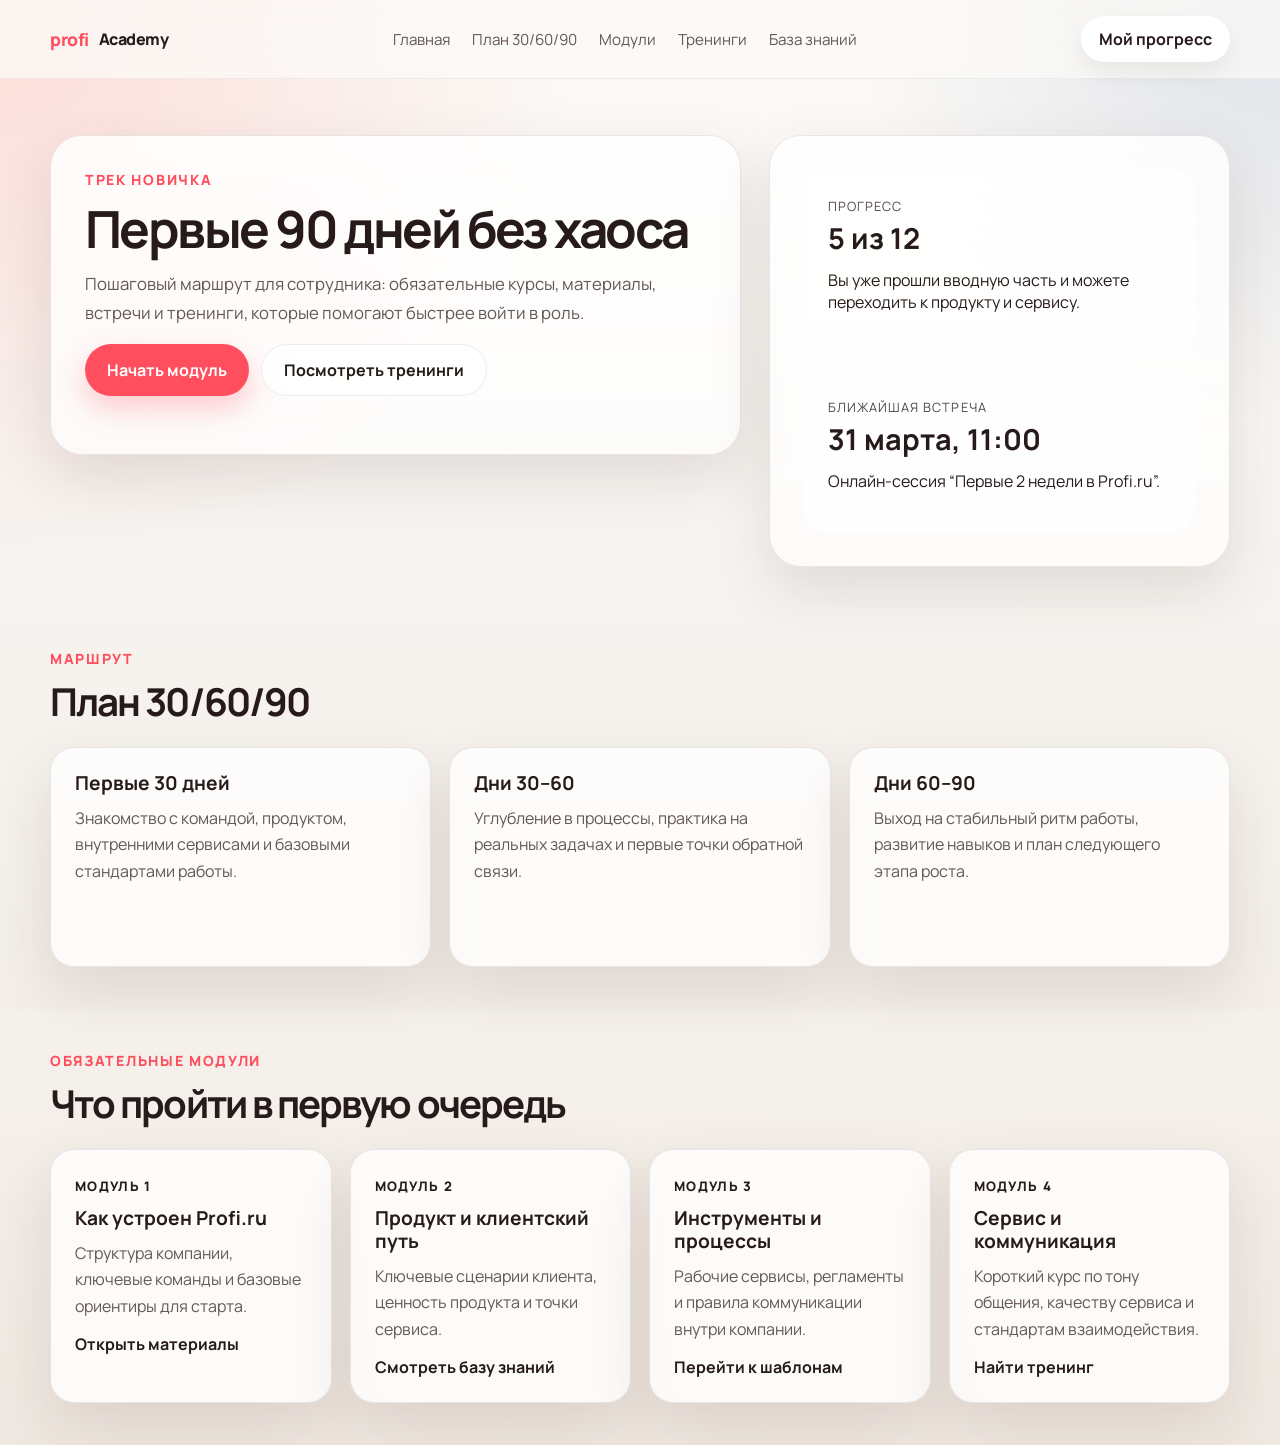
<file: profi-learning-portal/onboarding.html>
<!DOCTYPE html>
<html lang="ru">
<head>
  <meta charset="UTF-8">
  <meta name="viewport" content="width=device-width, initial-scale=1.0">
  <title>Трек новичка · Profi.ru Academy</title>
  <link rel="preconnect" href="https://fonts.googleapis.com">
  <link rel="preconnect" href="https://fonts.gstatic.com" crossorigin>
  <link href="https://fonts.googleapis.com/css2?family=Manrope:wght@400;500;600;700;800&display=swap" rel="stylesheet">
  <link rel="stylesheet" href="styles.css">
</head>
<body>
  <div class="page-shell">
    <header class="site-header">
      <div class="container header-inner">
        <a class="brand" href="index.html">
          <span class="brand-mark">profi</span>
          <span class="brand-name">Academy</span>
        </a>
        <nav class="main-nav" aria-label="Навигация">
          <a href="index.html">Главная</a>
          <a href="#plan">План 30/60/90</a>
          <a href="#modules">Модули</a>
          <a href="events.html">Тренинги</a>
          <a href="knowledge.html">База знаний</a>
        </nav>
        <a class="header-action" href="index.html#profile">Мой прогресс</a>
      </div>
    </header>

    <main>
      <section class="hero">
        <div class="container hero-grid">
          <div class="hero-copy">
            <p class="eyebrow">Трек новичка</p>
            <h1>Первые 90 дней без хаоса</h1>
            <p class="hero-text">
              Пошаговый маршрут для сотрудника: обязательные курсы, материалы, встречи
              и тренинги, которые помогают быстрее войти в роль.
            </p>
            <div class="hero-actions">
              <a class="button button-primary" href="#modules">Начать модуль</a>
              <a class="button button-secondary" href="events.html">Посмотреть тренинги</a>
            </div>
          </div>
          <aside class="hero-panel">
            <div class="panel-card">
              <span class="panel-label">Прогресс</span>
              <strong>5 из 12</strong>
              <p>Вы уже прошли вводную часть и можете переходить к продукту и сервису.</p>
            </div>
            <div class="panel-card">
              <span class="panel-label">Ближайшая встреча</span>
              <strong>31 марта, 11:00</strong>
              <p>Онлайн-сессия “Первые 2 недели в Profi.ru”.</p>
            </div>
          </aside>
        </div>
      </section>

      <section class="section" id="plan">
        <div class="container">
          <div class="section-heading">
            <p class="eyebrow">Маршрут</p>
            <h2>План 30/60/90</h2>
          </div>
          <div class="collection-grid">
            <article class="collection-card">
              <h3>Первые 30 дней</h3>
              <p>Знакомство с командой, продуктом, внутренними сервисами и базовыми стандартами работы.</p>
            </article>
            <article class="collection-card">
              <h3>Дни 30–60</h3>
              <p>Углубление в процессы, практика на реальных задачах и первые точки обратной связи.</p>
            </article>
            <article class="collection-card">
              <h3>Дни 60–90</h3>
              <p>Выход на стабильный ритм работы, развитие навыков и план следующего этапа роста.</p>
            </article>
          </div>
        </div>
      </section>

      <section class="section section-soft" id="modules">
        <div class="container">
          <div class="section-heading">
            <p class="eyebrow">Обязательные модули</p>
            <h2>Что пройти в первую очередь</h2>
          </div>
          <div class="focus-grid">
            <article class="focus-card">
              <span class="focus-kicker">Модуль 1</span>
              <h3>Как устроен Profi.ru</h3>
              <p>Структура компании, ключевые команды и базовые ориентиры для старта.</p>
              <a href="knowledge.html">Открыть материалы</a>
            </article>
            <article class="focus-card">
              <span class="focus-kicker">Модуль 2</span>
              <h3>Продукт и клиентский путь</h3>
              <p>Ключевые сценарии клиента, ценность продукта и точки сервиса.</p>
              <a href="knowledge.html">Смотреть базу знаний</a>
            </article>
            <article class="focus-card">
              <span class="focus-kicker">Модуль 3</span>
              <h3>Инструменты и процессы</h3>
              <p>Рабочие сервисы, регламенты и правила коммуникации внутри компании.</p>
              <a href="knowledge.html#templates">Перейти к шаблонам</a>
            </article>
            <article class="focus-card">
              <span class="focus-kicker">Модуль 4</span>
              <h3>Сервис и коммуникация</h3>
              <p>Короткий курс по тону общения, качеству сервиса и стандартам взаимодействия.</p>
              <a href="events.html">Найти тренинг</a>
            </article>
          </div>
        </div>
      </section>
    </main>
  </div>
</body>
</html>
</file>
<file: profi-learning-portal/styles.css>
:root {
  --bg: #f6f3ef;
  --surface: rgba(255, 255, 255, 0.72);
  --surface-strong: #ffffff;
  --text: #261b1a;
  --muted: #645856;
  --line: rgba(38, 27, 26, 0.1);
  --primary: #ff4f5e;
  --primary-deep: #de3349;
  --accent: #093c8b;
  --shadow: 0 24px 60px rgba(73, 44, 34, 0.12);
  --radius-xl: 32px;
  --radius-lg: 24px;
  --radius-md: 18px;
  --container: 1180px;
}

*,
*::before,
*::after {
  box-sizing: border-box;
}

html {
  scroll-behavior: smooth;
}

body {
  margin: 0;
  font-family: "Manrope", sans-serif;
  background:
    radial-gradient(circle at top left, rgba(255, 121, 109, 0.22), transparent 30%),
    radial-gradient(circle at top right, rgba(9, 60, 139, 0.12), transparent 22%),
    linear-gradient(180deg, #fcfaf7 0%, var(--bg) 45%, #efe7df 100%);
  color: var(--text);
}

a {
  color: inherit;
  text-decoration: none;
}

img {
  max-width: 100%;
}

.visually-hidden {
  position: absolute;
  width: 1px;
  height: 1px;
  padding: 0;
  margin: -1px;
  overflow: hidden;
  clip: rect(0, 0, 0, 0);
  white-space: nowrap;
  border: 0;
}

.page-shell {
  min-height: 100vh;
}

.container {
  width: min(calc(100% - 40px), var(--container));
  margin: 0 auto;
}

.site-header {
  position: sticky;
  top: 0;
  z-index: 20;
  backdrop-filter: blur(18px);
  background: rgba(252, 250, 247, 0.76);
  border-bottom: 1px solid rgba(38, 27, 26, 0.06);
}

.header-inner {
  display: flex;
  align-items: center;
  justify-content: space-between;
  gap: 20px;
  min-height: 78px;
}

.brand {
  display: inline-flex;
  align-items: center;
  gap: 10px;
  font-weight: 800;
  letter-spacing: -0.03em;
}

.brand-mark {
  font-size: 1.1rem;
  color: var(--primary);
}

.brand-name {
  font-size: 1rem;
}

.main-nav {
  display: flex;
  align-items: center;
  gap: 22px;
  font-size: 0.95rem;
  color: var(--muted);
}

.main-nav a:hover,
.section-link:hover,
.text-link:hover,
.knowledge-card a:hover,
.site-footer a:hover {
  color: var(--primary-deep);
}

.header-action,
.button {
  display: inline-flex;
  align-items: center;
  justify-content: center;
  border-radius: 999px;
  transition: transform 0.2s ease, background 0.2s ease, color 0.2s ease, box-shadow 0.2s ease;
}

.header-action {
  padding: 12px 18px;
  background: var(--surface-strong);
  box-shadow: 0 10px 24px rgba(38, 27, 26, 0.08);
  font-weight: 700;
}

.button {
  min-height: 52px;
  padding: 0 22px;
  font-weight: 700;
}

.button:hover,
.header-action:hover {
  transform: translateY(-1px);
}

.button-primary {
  background: var(--primary);
  color: #fff;
  box-shadow: 0 12px 28px rgba(255, 79, 94, 0.28);
}

.button-primary:hover {
  background: var(--primary-deep);
}

.button-secondary {
  background: rgba(255, 255, 255, 0.8);
  color: var(--text);
  border: 1px solid rgba(38, 27, 26, 0.08);
}

.button-secondary:hover {
  background: #fff;
}

.button-small {
  min-height: 44px;
  padding: 0 18px;
}

.hero {
  padding: 56px 0 40px;
}

.hero-grid {
  display: grid;
  grid-template-columns: minmax(0, 1.2fr) minmax(320px, 0.8fr);
  gap: 28px;
  align-items: start;
}

.hero-copy,
.hero-panel,
.feature-card,
.track-card,
.focus-card,
.event-card,
.knowledge-card,
.collection-card,
.cta-panel,
.site-footer,
.portal-tile {
  border: 1px solid var(--line);
  box-shadow: var(--shadow);
}

.hero-copy,
.hero-panel {
  padding: 34px;
  border-radius: var(--radius-xl);
  background: linear-gradient(180deg, rgba(255, 255, 255, 0.86), rgba(255, 255, 255, 0.7));
}

.eyebrow {
  margin: 0 0 14px;
  color: var(--primary);
  font-size: 0.88rem;
  font-weight: 800;
  text-transform: uppercase;
  letter-spacing: 0.12em;
}

.hero h1,
.section-heading h2,
.cta-panel h2 {
  margin: 0;
  font-size: clamp(2.4rem, 4vw, 4.5rem);
  line-height: 0.98;
  letter-spacing: -0.05em;
}

.section-heading h2,
.cta-panel h2 {
  font-size: clamp(1.9rem, 3vw, 3.1rem);
  line-height: 1.02;
}

.hero-text,
.section-heading p:not(.eyebrow),
.cta-panel p,
.footer-copy {
  color: var(--muted);
  font-size: 1.05rem;
  line-height: 1.7;
}

.hero-search {
  display: flex;
  margin: 30px 0 22px;
  padding: 10px;
  gap: 10px;
  border-radius: 22px;
  background: rgba(255, 255, 255, 0.9);
  border: 1px solid rgba(38, 27, 26, 0.08);
}

.hero-search input {
  width: 100%;
  border: 0;
  outline: 0;
  background: transparent;
  padding: 0 8px;
  font: inherit;
  color: var(--text);
}

.hero-search button {
  border: 0;
  border-radius: 16px;
  background: var(--primary);
  color: #fff;
  font: inherit;
  font-weight: 800;
  padding: 14px 20px;
  cursor: pointer;
}

.hero-actions {
  display: flex;
  flex-wrap: wrap;
  gap: 12px;
  margin-bottom: 24px;
}

.chip-list {
  display: flex;
  flex-wrap: wrap;
  gap: 10px;
  padding: 0;
  margin: 0;
  list-style: none;
}

.chip-list a {
  display: inline-flex;
  padding: 10px 14px;
  border-radius: 999px;
  background: rgba(255, 255, 255, 0.75);
  color: var(--muted);
  border: 1px solid rgba(38, 27, 26, 0.08);
}

.chip-list a:hover {
  background: #fff;
  color: var(--text);
}

.hero-panel {
  display: grid;
  gap: 18px;
}

.panel-card {
  padding: 24px;
  border-radius: 24px;
  background: rgba(255, 255, 255, 0.82);
}

.panel-card-highlight {
  background: linear-gradient(135deg, #18274a 0%, #0d6d83 100%);
  color: #fff;
}

.panel-card-highlight p,
.panel-card-highlight a {
  color: rgba(255, 255, 255, 0.82);
}

.panel-card strong {
  display: block;
  margin: 8px 0 6px;
  font-size: 1.8rem;
  line-height: 1;
}

.panel-label {
  display: inline-flex;
  font-size: 0.8rem;
  letter-spacing: 0.08em;
  text-transform: uppercase;
  opacity: 0.8;
}

.panel-metrics {
  display: grid;
  grid-template-columns: repeat(3, minmax(0, 1fr));
  gap: 14px;
}

.metric-card {
  min-height: 142px;
  padding: 22px;
  border-radius: 22px;
  background: rgba(255, 255, 255, 0.82);
}

.metric-card span {
  display: block;
  margin-bottom: 12px;
  font-size: 2rem;
  line-height: 1;
  font-weight: 800;
  letter-spacing: -0.05em;
}

.metric-card p {
  margin: 0;
  color: var(--muted);
  line-height: 1.5;
}

.section {
  padding: 42px 0;
}

.section-soft {
  background: linear-gradient(180deg, rgba(255, 255, 255, 0.18), rgba(255, 255, 255, 0.05));
}

.section-contrast {
  background: linear-gradient(180deg, rgba(22, 36, 68, 0.98), rgba(15, 68, 93, 0.96));
  color: #fff;
}

.section-contrast .eyebrow,
.section-contrast .section-link,
.section-contrast .event-date,
.section-contrast .event-footer span {
  color: rgba(255, 255, 255, 0.72);
}

.section-contrast .event-card {
  background: rgba(255, 255, 255, 0.08);
  border-color: rgba(255, 255, 255, 0.1);
  box-shadow: none;
}

.section-heading {
  max-width: 760px;
  margin-bottom: 26px;
}

.section-heading-inline {
  display: flex;
  align-items: end;
  justify-content: space-between;
  gap: 20px;
  max-width: none;
}

.section-link,
.text-link {
  font-weight: 700;
  color: var(--accent);
}

.feature-grid,
.track-grid,
.focus-grid,
.portal-grid,
.event-grid,
.knowledge-columns,
.collection-grid,
.footer-grid {
  display: grid;
  gap: 18px;
}

.feature-grid {
  grid-template-columns: repeat(4, minmax(0, 1fr));
}

.feature-card,
.focus-card,
.event-card,
.knowledge-card,
.collection-card {
  padding: 24px;
  border-radius: var(--radius-lg);
  background: rgba(255, 255, 255, 0.8);
}

.feature-card h3,
.track-card h3,
.focus-card h3,
.event-card h3,
.knowledge-card h3,
.collection-card h3,
.site-footer h3 {
  margin: 0 0 10px;
  font-size: 1.2rem;
  line-height: 1.2;
}

.feature-card p,
.track-card p,
.focus-card p,
.event-card p,
.knowledge-card li,
.collection-card p,
.site-footer li,
.site-footer p {
  margin: 0;
  color: var(--muted);
  line-height: 1.65;
}

.track-switch {
  display: inline-flex;
  gap: 10px;
  padding: 8px;
  border-radius: 999px;
  background: rgba(255, 255, 255, 0.78);
  border: 1px solid rgba(38, 27, 26, 0.08);
}

.track-filter {
  border: 0;
  background: transparent;
  padding: 12px 16px;
  border-radius: 999px;
  cursor: pointer;
  font: inherit;
  font-weight: 700;
  color: var(--muted);
}

.track-filter.is-active {
  background: var(--text);
  color: #fff;
}

.track-grid {
  grid-template-columns: repeat(3, minmax(0, 1fr));
}

.track-card {
  padding: 28px;
  border-radius: 28px;
  background: rgba(255, 255, 255, 0.76);
  opacity: 0.6;
  transform: scale(0.985);
  transition: opacity 0.25s ease, transform 0.25s ease, border-color 0.25s ease;
}

.track-card.is-active {
  opacity: 1;
  transform: scale(1);
  border-color: rgba(255, 79, 94, 0.25);
}

.track-badge,
.focus-kicker,
.event-date {
  display: inline-flex;
  margin-bottom: 12px;
  font-size: 0.82rem;
  font-weight: 800;
  text-transform: uppercase;
  letter-spacing: 0.1em;
}

.track-card ul,
.knowledge-card ul,
.site-footer ul {
  margin: 18px 0 20px;
  padding-left: 18px;
}

.track-card li + li,
.knowledge-card li + li,
.site-footer li + li {
  margin-top: 8px;
}

.focus-grid {
  grid-template-columns: repeat(4, minmax(0, 1fr));
}

.focus-card a,
.knowledge-card a {
  display: inline-flex;
  margin-top: 14px;
  font-weight: 700;
}

.portal-grid {
  grid-template-columns: repeat(4, minmax(0, 1fr));
}

.portal-tile {
  min-height: 140px;
  padding: 24px;
  border-radius: 26px;
  font-weight: 800;
  font-size: 1.15rem;
  letter-spacing: -0.03em;
  display: flex;
  align-items: end;
  transition: transform 0.2s ease;
}

.portal-tile:hover,
.collection-card:hover,
.feature-card:hover,
.focus-card:hover,
.event-card:hover,
.knowledge-card:hover {
  transform: translateY(-3px);
}

.tone-peach { background: #f7ded1; }
.tone-sky { background: #dfe7ff; }
.tone-green { background: #ddeed8; }
.tone-rose { background: #f9d9df; }
.tone-sand { background: #f4e7cc; }
.tone-aqua { background: #d9eff1; }
.tone-lilac { background: #e3dbf6; }
.tone-blue { background: #dbe4f5; }

.event-grid,
.collection-grid,
.knowledge-columns {
  grid-template-columns: repeat(3, minmax(0, 1fr));
}

.event-card,
.knowledge-card {
  min-height: 100%;
}

.event-footer {
  display: flex;
  align-items: center;
  justify-content: space-between;
  gap: 12px;
  margin-top: 20px;
}

.knowledge-layout .section-heading {
  max-width: 680px;
}

.knowledge-columns {
  grid-template-columns: repeat(2, minmax(0, 1fr));
}

.collection-card {
  min-height: 220px;
}

.cta-section {
  padding-bottom: 68px;
}

.cta-panel {
  display: flex;
  align-items: center;
  justify-content: space-between;
  gap: 28px;
  padding: 34px;
  border-radius: 34px;
  background:
    radial-gradient(circle at top right, rgba(255, 180, 117, 0.3), transparent 24%),
    linear-gradient(135deg, rgba(255, 255, 255, 0.86), rgba(255, 255, 255, 0.74));
}

.cta-actions {
  display: flex;
  flex-wrap: wrap;
  gap: 12px;
}

.site-footer {
  padding: 36px 0;
  background: rgba(255, 255, 255, 0.72);
  border-radius: 32px 32px 0 0;
}

.footer-grid {
  grid-template-columns: 1.2fr repeat(3, 1fr);
}

.brand-footer {
  margin-bottom: 18px;
}

.site-footer ul {
  margin: 0;
}

@media (max-width: 1120px) {
  .hero-grid,
  .track-grid,
  .feature-grid,
  .focus-grid,
  .portal-grid,
  .event-grid,
  .collection-grid,
  .footer-grid {
    grid-template-columns: repeat(2, minmax(0, 1fr));
  }

  .knowledge-columns {
    grid-template-columns: 1fr;
  }

  .hero-panel {
    order: -1;
  }

  .section-heading-inline,
  .cta-panel,
  .header-inner {
    flex-direction: column;
    align-items: flex-start;
  }

  .main-nav {
    flex-wrap: wrap;
  }
}

@media (max-width: 760px) {
  .container {
    width: min(calc(100% - 28px), var(--container));
  }

  .hero-grid,
  .feature-grid,
  .track-grid,
  .focus-grid,
  .portal-grid,
  .event-grid,
  .collection-grid,
  .footer-grid,
  .panel-metrics {
    grid-template-columns: 1fr;
  }

  .hero-copy,
  .hero-panel,
  .feature-card,
  .track-card,
  .focus-card,
  .event-card,
  .knowledge-card,
  .collection-card,
  .cta-panel {
    padding: 22px;
  }

  .hero-search {
    flex-direction: column;
  }

  .hero h1,
  .section-heading h2,
  .cta-panel h2 {
    font-size: 2.1rem;
  }

  .track-switch {
    width: 100%;
    overflow-x: auto;
  }

  .track-filter {
    white-space: nowrap;
  }
}
</file>
